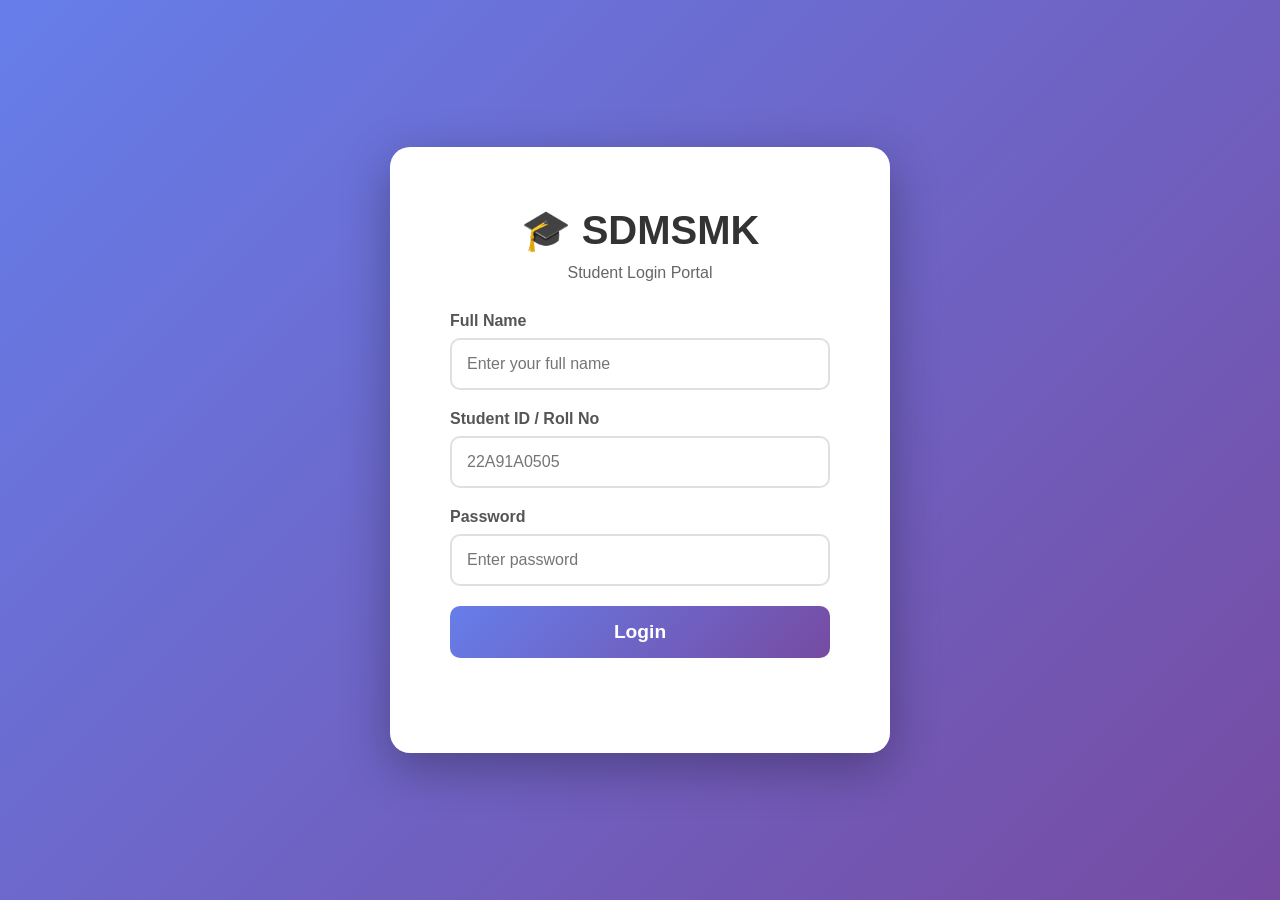
<file: index.html>
<!DOCTYPE html>
<html lang="en">
<head>
  <meta charset="UTF-8">
  <meta name="viewport" content="width=device-width, initial-scale=1.0">
  <title>SDMSMK - Student Login</title>
  <style>
    * { margin: 0; padding: 0; box-sizing: border-box; }
    body {
      font-family: 'Segoe UI', sans-serif;
      background: linear-gradient(135deg, #667eea 0%, #764ba2 100%);
      min-height: 100vh;
      display: flex;
      align-items: center;
      justify-content: center;
      padding: 20px;
    }
  .login-box {
      background: white;
      padding: 40px;
      border-radius: 20px;
      box-shadow: 0 15px 50px rgba(0,0,0,0.3);
      max-width: 450px;
      width: 100%;
    }
    h1 { text-align: center; color: #333; margin-bottom: 10px; font-size: 2rem; }
  .subtitle { text-align: center; color: #666; margin-bottom: 30px; }
  .input-group { margin-bottom: 20px; }
    label { display: block; color: #555; margin-bottom: 8px; font-weight: 600; }
    input {
      width: 100%;
      padding: 15px;
      border: 2px solid #e0e0e0;
      border-radius: 10px;
      font-size: 1rem;
      transition: all 0.3s;
    }
    input:focus {
      outline: none;
      border-color: #667eea;
      box-shadow: 0 0 0 3px rgba(102, 126, 234, 0.1);
    }
    button {
      width: 100%;
      padding: 15px;
      background: linear-gradient(135deg, #667eea, #764ba2);
      color: white;
      border: none;
      border-radius: 10px;
      font-size: 1.2rem;
      font-weight: 700;
      cursor: pointer;
      transition: all 0.3s;
    }
    button:hover {
      transform: translateY(-2px);
      box-shadow: 0 8px 20px rgba(102, 126, 234, 0.4);
    }
    #error {
      color: #f5576c;
      text-align: center;
      margin-top: 15px;
      min-height: 20px;
      font-weight: 600;
    }
    @media (min-width: 1024px) {
  .login-box { padding: 60px; max-width: 500px; }
      h1 { font-size: 2.5rem; }
    }
  </style>
</head>
<body>
  <div class="login-box">
    <h1>🎓 SDMSMK</h1>
    <p class="subtitle">Student Login Portal</p>
    
    <div class="input-group">
      <label>Full Name</label>
      <input type="text" id="studentName" placeholder="Enter your full name" required>
    </div>
    
    <div class="input-group">
      <label>Student ID / Roll No</label>
      <input type="text" id="studentId" placeholder="22A91A0505" required>
    </div>
    
    <div class="input-group">
      <label>Password</label>
      <input type="password" id="password" placeholder="Enter password" required>
    </div>
    
    <button onclick="login()">Login</button>
    <p id="error"></p>
  </div>

  <script>
    function login() {
      let name = document.getElementById('studentName').value.trim();
      let id = document.getElementById('studentId').value.trim();
      let pass = document.getElementById('password').value.trim();
      let error = document.getElementById('error');
      
      if(!name ||!id ||!pass) {
        error.innerText = '❌ Please fill all fields';
        return;
      }
      
      // FIX: Evaru login ayina vall peru save avthundi
      localStorage.setItem('studentName', name);
      localStorage.setItem('studentRoll', id);
      localStorage.setItem('studentBranch', 'CSE');
      localStorage.setItem('studentSem', '3-1');
      localStorage.setItem('studentEmail', name.toLowerCase().split(' ')[0] + '@sdmsmk.edu');
      localStorage.setItem('studentPhone', '+91 9876543210');
      localStorage.setItem('attendance', '85.5');
      
      error.innerText = '✅ Login Successful!';
      error.style.color = 'green';
      
      setTimeout(() => {
        window.location.href = 'welcome.html';
      }, 1000);
    }
    
    document.getElementById('password').addEventListener('keypress', (e) => {
      if(e.key === 'Enter') login();
    });
  </script>
</body>
</html>
</file>
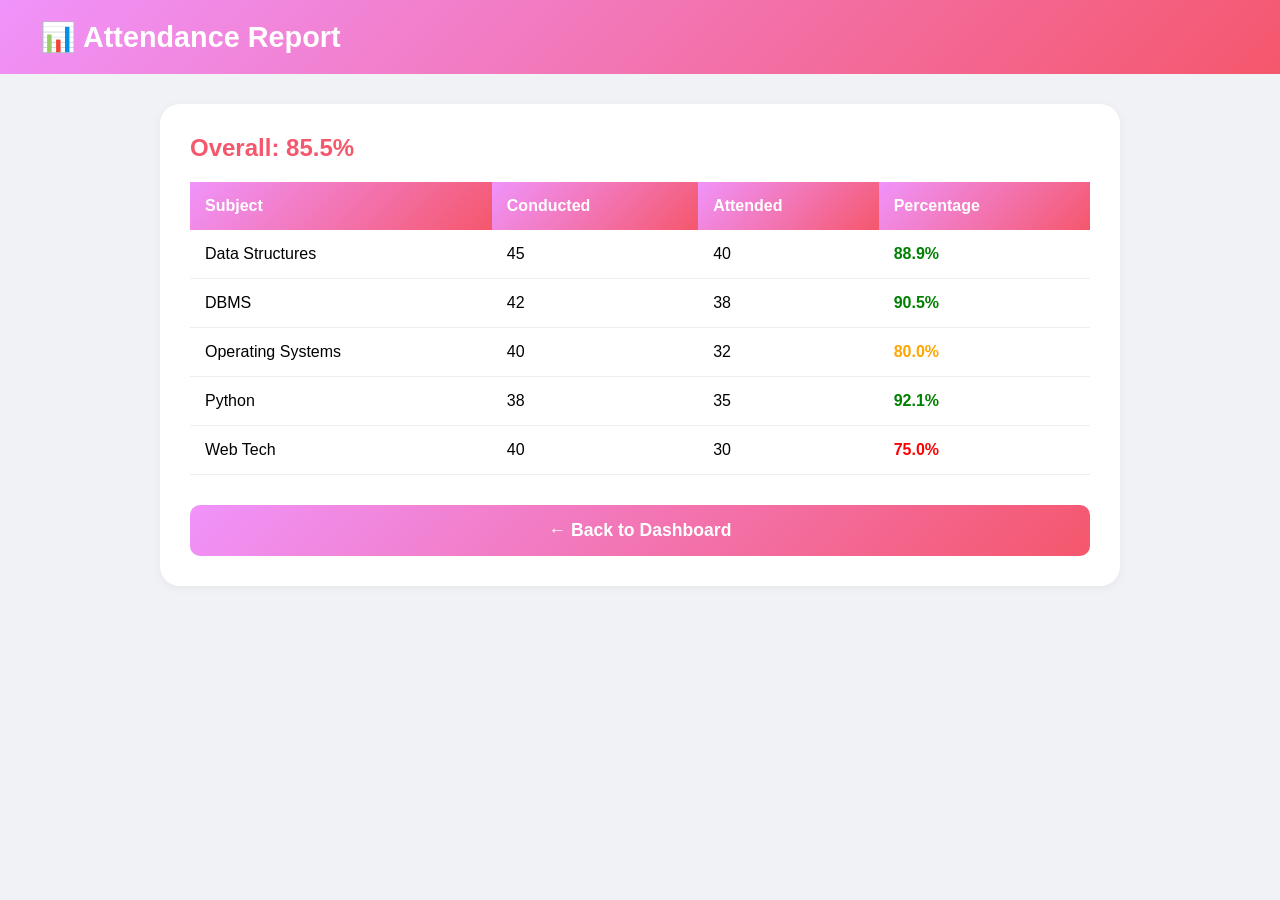
<file: attendance.html>
<!DOCTYPE html>
<html lang="en">
<head>
  <meta charset="UTF-8">
  <meta name="viewport" content="width=device-width, initial-scale=1.0">
  <title>Attendance - SDMSMK</title>
  <style>
    * { margin: 0; padding: 0; box-sizing: border-box; }
    body { font-family: 'Segoe UI', sans-serif; background: #f0f2f5; min-height: 100vh; }
   .navbar { background: linear-gradient(135deg, #f093fb 0%, #f5576c 100%); color: white; padding: 20px 40px; }
   .navbar h1 { font-size: 1.8rem; }
   .container { max-width: 1000px; margin: 30px auto; padding: 0 20px; }
   .card { background: white; padding: 30px; border-radius: 20px; box-shadow: 0 2px 10px rgba(0,0,0,0.05); }
    table { width: 100%; border-collapse: collapse; margin-top: 20px; }
    th { background: linear-gradient(135deg, #f093fb 0%, #f5576c 100%); color: white; padding: 15px; text-align: left; }
    td { padding: 15px; border-bottom: 1px solid #eee; }
   .back-btn {
      background: linear-gradient(135deg, #f093fb, #f5576c); color: white; border: none;
      padding: 15px 30px; border-radius: 10px; font-size: 1.1rem; font-weight: 600;
      cursor: pointer; margin-top: 30px; width: 100%;
    }
  </style>
</head>
<body>
  <div class="navbar"><h1>📊 Attendance Report</h1></div>
  <div class="container">
    <div class="card">
      <h2 style="color: #f5576c; margin-bottom: 20px;">Overall: <span id="totalAtt">85.5%</span></h2>
      <table>
        <tr><th>Subject</th><th>Conducted</th><th>Attended</th><th>Percentage</th></tr>
        <tr><td>Data Structures</td><td>45</td><td>40</td><td style="color: green; font-weight: 700;">88.9%</td></tr>
        <tr><td>DBMS</td><td>42</td><td>38</td><td style="color: green; font-weight: 700;">90.5%</td></tr>
        <tr><td>Operating Systems</td><td>40</td><td>32</td><td style="color: orange; font-weight: 700;">80.0%</td></tr>
        <tr><td>Python</td><td>38</td><td>35</td><td style="color: green; font-weight: 700;">92.1%</td></tr>
        <tr><td>Web Tech</td><td>40</td><td>30</td><td style="color: red; font-weight: 700;">75.0%</td></tr>
      </table>
      <button class="back-btn" onclick="location.href='dashboard.html'">← Back to Dashboard</button>
    </div>
  </div>
  <script>
    document.getElementById('totalAtt').innerText = (localStorage.getItem('attendance') || '85.5') + '%';
  </script>
</body>
                                     </html>
</file>
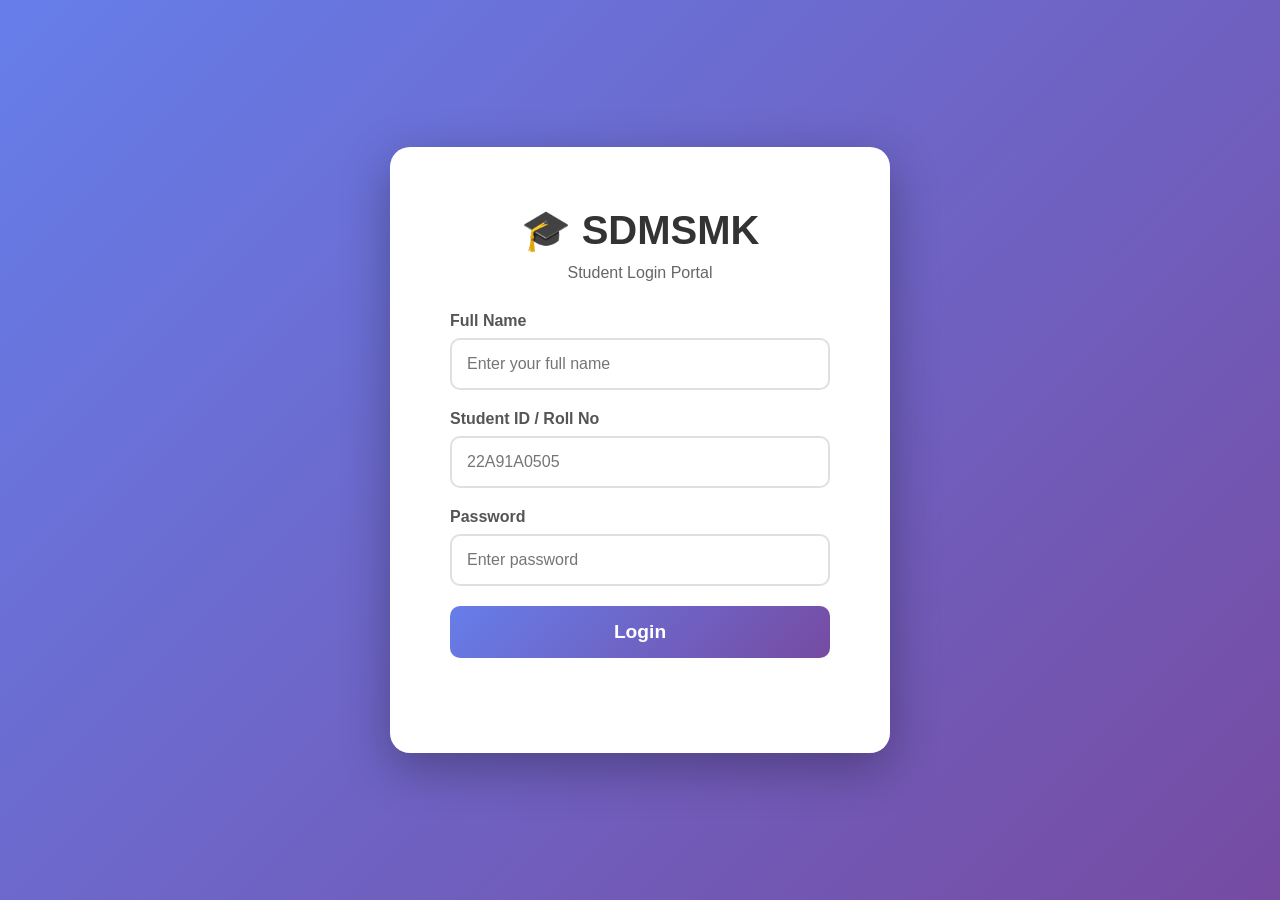
<file: dashboard.html>
<!DOCTYPE html>
<html lang="en">
<head>
  <meta charset="UTF-8">
  <meta name="viewport" content="width=device-width, initial-scale=1.0">
  <title>SDMSMK Student Portal - Dashboard</title>
  <style>
    * { margin: 0; padding: 0; box-sizing: border-box; }
    body { font-family: 'Segoe UI', sans-serif; background: #f0f2f5; min-height: 100vh; }
 .navbar {
      background: linear-gradient(135deg, #667eea 0%, #764ba2 100%);
      color: white; padding: 20px 40px; display: flex;
      justify-content: space-between; align-items: center; flex-wrap: wrap; gap: 15px;
    }
 .navbar h1 { font-size: 1.8rem; }
 .user-info { display: flex; align-items: center; gap: 15px; }
 .user-info span { font-size: 1.1rem; }
 .avatar { width: 45px; height: 45px; background: white; border-radius: 50%; display: flex; align-items: center; justify-content: center; font-size: 1.5rem; }
 .container { max-width: 1200px; margin: 30px auto; padding: 0 20px; }
 .welcome-banner {
      background: white; padding: 25px 30px; border-radius: 15px;
      box-shadow: 0 2px 10px rgba(0,0,0,0.05); margin-bottom: 30px;
    }
 .welcome-banner h2 { color: #333; font-size: 1.8rem; margin-bottom: 5px; }
 .welcome-banner p { color: #666; font-size: 1.1rem; }
 .welcome-banner strong { color: #667eea; }
 .grid { display: grid; grid-template-columns: repeat(auto-fit, minmax(280px, 1fr)); gap: 25px; }
 .card {
      background: white; padding: 30px; border-radius: 15px;
      box-shadow: 0 2px 10px rgba(0,0,0,0.05); cursor: pointer;
      transition: all 0.3s ease; position: relative; overflow: hidden;
    }
 .card:hover { transform: translateY(-5px); box-shadow: 0 8px 25px rgba(102, 126, 234, 0.15); }
 .card-icon { font-size: 3rem; margin-bottom: 15px; }
 .card h3 { color: #333; font-size: 1.4rem; margin-bottom: 10px; }
 .card p { color: #666; font-size: 1rem; margin-bottom: 15px; }
 .card-status {
      display: inline-block; padding: 8px 15px; border-radius: 20px;
      font-size: 0.9rem; font-weight: 600;
    }
 .status-success { background: #d4edda; color: #155724; }
 .status-warning { background: #fff3cd; color: #856404; }
 .status-danger { background: #f8d7da; color: #721c24; }
 .progress-bar {
      width: 100%; height: 10px; background: #e0e0e0;
      border-radius: 10px; overflow: hidden; margin-top: 10px;
    }
 .progress-fill { height: 100%; background: linear-gradient(90deg, #56ab2f, #a8e063); transition: width 0.5s ease; }
 .logout-btn {
      margin-top: 30px; padding: 15px 30px; background: #6c757d; color: white;
      border: none; border-radius: 10px; font-size: 1.1rem; font-weight: 600;
      cursor: pointer; transition: 0.3s;
    }
 .logout-btn:hover { background: #5a6268; transform: scale(1.02); }
 .time { font-size: 0.9rem; background: rgba(255,255,255,0.2); padding: 5px 12px; border-radius: 20px; }
    @media (max-width: 768px) {
 .navbar h1 { font-size: 1.4rem; }
 .welcome-banner h2 { font-size: 1.4rem; }
 .grid { grid-template-columns: 1fr; }
    }
  </style>
</head>
<body>
  <div class="navbar">
    <h1>🎓 SDMSMK Student Portal</h1>
    <div class="user-info">
      <span class="time" id="liveTime">🕐 Loading...</span>
      <span id="studentName">Hi, Student</span>
      <div class="avatar">👤</div>
    </div>
  </div>

  <div class="container">
    <div class="welcome-banner">
      <h2>Welcome back, <span id="nameBanner">Student</span>! 👋</h2>
      <p id="branchSem">Roll No: <strong id="rollNo">-</strong> | Course: <strong>B.Sc</strong> | Year: <strong>1st Year</strong></p>
    </div>

    <div class="grid">
      <div class="card" onclick="checkPage('profile.html')">
        <div class="card-icon">👤</div>
        <h3>My Profile</h3>
        <p>View and edit your personal details</p>
        <span class="card-status status-success">Active ✓</span>
      </div>

      <div class="card" onclick="checkPage('attendance.html')">
        <div class="card-icon">📊</div>
        <h3>Attendance</h3>
        <p>Track your attendance percentage</p>
        <div class="progress-bar">
          <div class="progress-fill" id="attProgress" style="width: 85.5%;"></div>
        </div>
        <span class="card-status status-success" id="attendanceStatus"><span id="attendanceVal">85.5%</span> - Good 👍</span>
      </div>

      <div class="card" onclick="checkPage('results.html')">
        <div class="card-icon">📝</div>
        <h3>Results</h3>
        <p>Check your exam results and grades</p>
  <span class="card-status status-success">Updated ✓</span>
 </div>

   <!-- Web Playground Card 💚 -->
  <div class="card" onclick="location.href='playground.html'" style="border: 2px solid #238636; cursor: pointer;">
     <div class="card-icon">💻</div>
     <h3>Web Playground</h3>
    <p>Code HTML, CSS, JS live. Black screen editor</p>    <span class="card-status status-success">New Feature ✓</span>
  </div>

 <div class="card" onclick="checkPage('payments.html')">
  <div class="card-icon">💳</div>
  </div>

  <script>
    // Live Clock
    function updateTime() {
      let now = new Date();
      let time = now.toLocaleTimeString('en-US', { hour: '2-digit', minute: '2-digit' });
      let date = now.toLocaleDateString('en-IN', { day: 'numeric', month: 'short' });
      document.getElementById('liveTime').innerText = `🕐 ${date}, ${time}`;
    }
    setInterval(updateTime, 1000);
    updateTime();
    
    // FIX: Load Dashboard Data - Profile lo marchina ventane update avthundi
    function loadDashboardData() {
      let name = localStorage.getItem('studentName') || 'Student';
      let roll = localStorage.getItem('studentRoll') || '-';
      let branch = localStorage.getItem('studentBranch') || 'B.Sc';
      let sem = localStorage.getItem('studentSem') || '1st Year';
      let attendance = parseFloat(localStorage.getItem('attendance')) || 85.5;
      
      // Top Navbar - Hi, First Name
      document.getElementById('studentName').innerText = 'Hi, ' + name.split(' ')[0];
      
      // Welcome Banner - FIX: Course, Year ani marcham
      document.getElementById('nameBanner').innerText = name;
      document.getElementById('rollNo').innerText = roll;
      document.getElementById('branchSem').innerHTML = `Roll No: <strong>${roll}</strong> | Course: <strong>${branch}</strong> | Year: <strong>${sem}</strong>`;
      
      // Attendance
      document.getElementById('attendanceVal').innerText = attendance + '%';
      document.getElementById('attProgress').style.width = attendance + '%';
      
      // Auto Status Color
      let attStatus = document.getElementById('attendanceStatus');
      let progressFill = document.getElementById('attProgress');
      if(attendance < 75) {
        attStatus.innerText = attendance + '% - Warning 🔴';
        attStatus.className = 'card-status status-danger';
        progressFill.style.background = 'linear-gradient(90deg, #ff6b6b, #ee5a6f)';
      } else if(attendance < 85) {
        attStatus.innerText = attendance + '% - Maintain Carefully 🟡';
        attStatus.className = 'card-status status-warning';
        progressFill.style.background = 'linear-gradient(90deg, #fa709a, #fee140)';
      } else {
        attStatus.innerText = attendance + '% - Good 👍';
        attStatus.className = 'card-status status-success';
        progressFill.style.background = 'linear-gradient(90deg, #56ab2f, #a8e063)';
      }
    }
    
    // Page load ayinappudu + prathi 1 second ki data refresh
    window.onload = loadDashboardData;
    setInterval(loadDashboardData, 1000); // Profile lo save chesina ventane kanipisthundi
    
    function checkPage(page) {
      fetch(page, { method: 'HEAD' })
     .then(response => {
          if (response.ok) {
            window.location.href = page;
          } else {
            alert(`⚠️ ${page} inka create cheyalevu Mangaveni!\n\nGitHub lo Add file → Create new file → ${page} ani petti code paste cheyi.`);
          }
        })
     .catch(() => {
          alert(`⚠️ ${page} file kanipinchaledu!\n\nMunupu ee file create cheyi, taruvata button work avthundi.`);
        });
    }
    
    function logout() {
      if(confirm("Are you sure you want to logout?")) {
        localStorage.clear();
        window.location.href = 'index.html';
      }
    }
    
    if(!localStorage.getItem('studentName')) {
      alert('Please login first!');
      window.location.href = 'index.html';
    }
  </script>
</body>
</html>
</file>
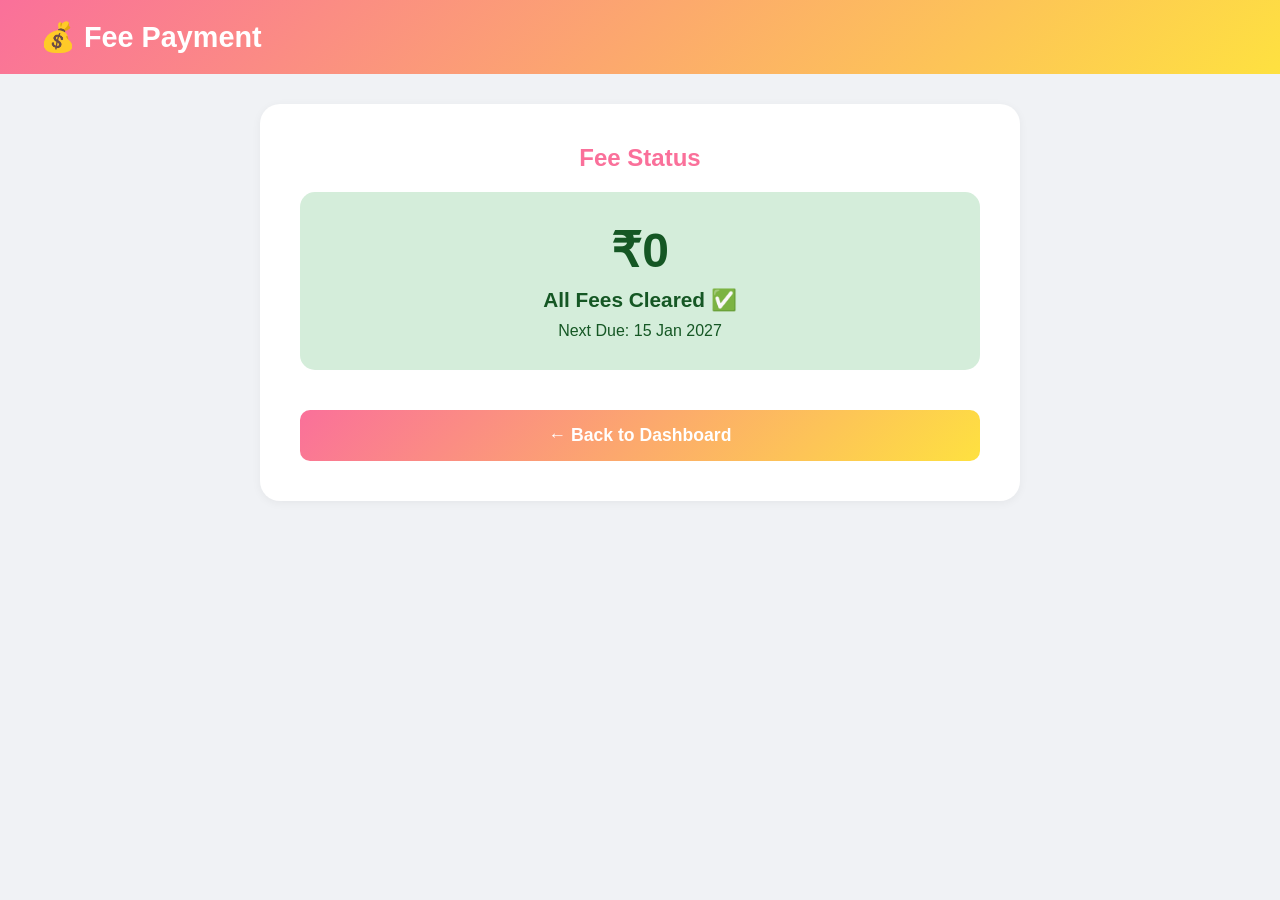
<file: fee.html>
<!DOCTYPE html>
<html lang="en">
<head>
  <meta charset="UTF-8">
  <meta name="viewport" content="width=device-width, initial-scale=1.0">
  <title>Fee Payment - SDMSMK</title>
  <style>
    * { margin: 0; padding: 0; box-sizing: border-box; }
    body { font-family: 'Segoe UI', sans-serif; background: #f0f2f5; min-height: 100vh; }
   .navbar { background: linear-gradient(135deg, #fa709a 0%, #fee140 100%); color: white; padding: 20px 40px; }
   .navbar h1 { font-size: 1.8rem; }
   .container { max-width: 800px; margin: 30px auto; padding: 0 20px; }
   .card { background: white; padding: 40px; border-radius: 20px; box-shadow: 0 2px 10px rgba(0,0,0,0.05); text-align: center; }
   .status-box { background: #d4edda; color: #155724; padding: 30px; border-radius: 15px; margin: 20px 0; }
   .status-box h2 { font-size: 3rem; margin-bottom: 10px; }
   .back-btn {
      background: linear-gradient(135deg, #fa709a, #fee140); color: white; border: none;
      padding: 15px 30px; border-radius: 10px; font-size: 1.1rem; font-weight: 600;
      cursor: pointer; margin-top: 20px; width: 100%;
    }
  </style>
</head>
<body>
  <div class="navbar"><h1>💰 Fee Payment</h1></div>
  <div class="container">
    <div class="card">
      <h2 style="color: #fa709a; margin-bottom: 20px;">Fee Status</h2>
      <div class="status-box">
        <h2>₹0</h2>
        <p style="font-size: 1.3rem; font-weight: 600;">All Fees Cleared ✅</p>
        <p style="margin-top: 10px;">Next Due: 15 Jan 2027</p>
      </div>
      <button class="back-btn" onclick="location.href='dashboard.html'">← Back to Dashboard</button>
    </div>
  </div>
</body>
</html>
</file>
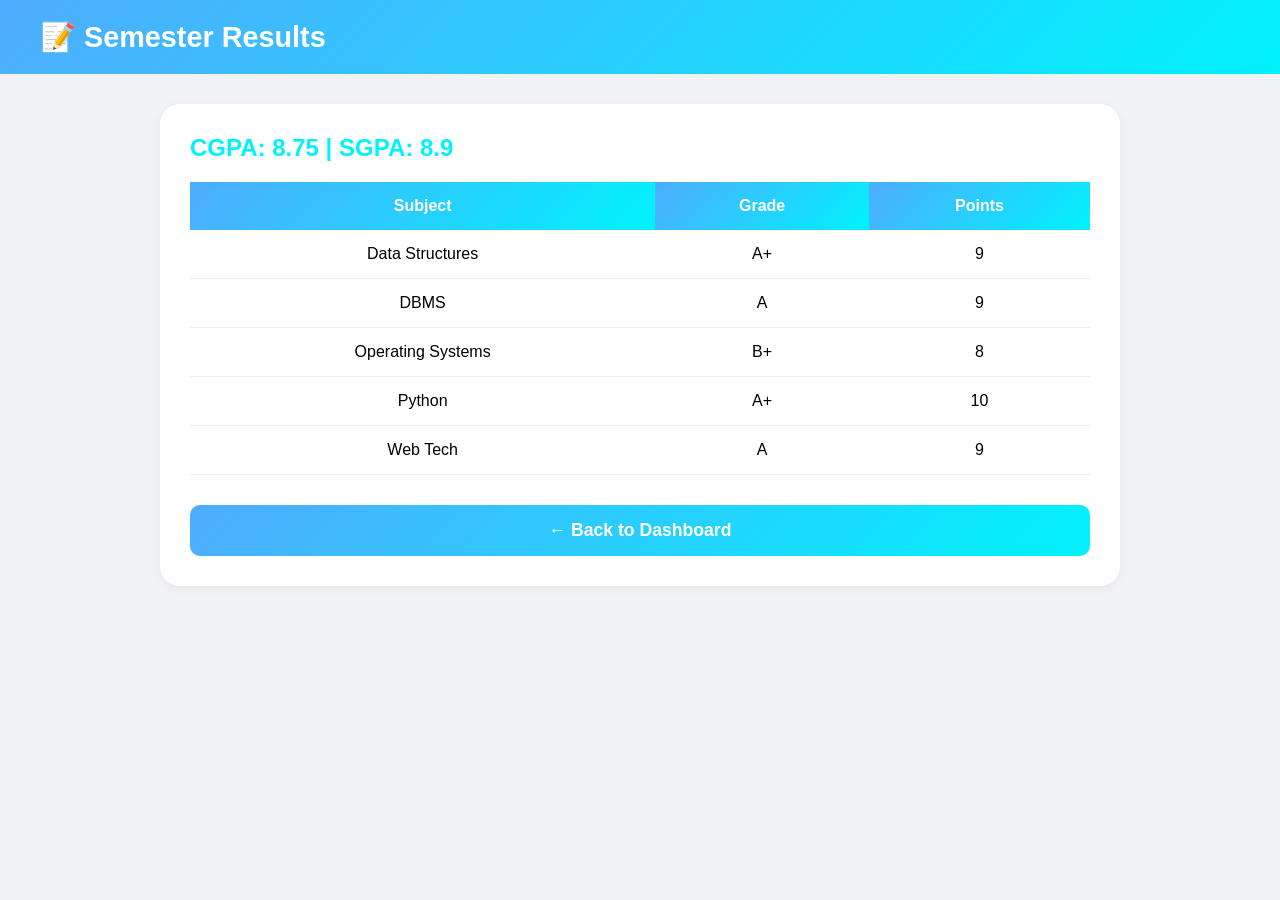
<file: marks.html>
<!DOCTYPE html>
<html lang="en">
<head>
  <meta charset="UTF-8">
  <meta name="viewport" content="width=device-width, initial-scale=1.0">
  <title>Results - SDMSMK</title>
  <style>
    * { margin: 0; padding: 0; box-sizing: border-box; }
    body { font-family: 'Segoe UI', sans-serif; background: #f0f2f5; min-height: 100vh; }
   .navbar { background: linear-gradient(135deg, #4facfe 0%, #00f2fe 100%); color: white; padding: 20px 40px; }
   .navbar h1 { font-size: 1.8rem; }
   .container { max-width: 1000px; margin: 30px auto; padding: 0 20px; }
   .card { background: white; padding: 30px; border-radius: 20px; box-shadow: 0 2px 10px rgba(0,0,0,0.05); }
    table { width: 100%; border-collapse: collapse; margin-top: 20px; }
    th { background: linear-gradient(135deg, #4facfe 0%, #00f2fe 100%); color: white; padding: 15px; }
    td { padding: 15px; border-bottom: 1px solid #eee; text-align: center; }
   .back-btn {
      background: linear-gradient(135deg, #4facfe, #00f2fe); color: white; border: none;
      padding: 15px 30px; border-radius: 10px; font-size: 1.1rem; font-weight: 600;
      cursor: pointer; margin-top: 30px; width: 100%;
    }
  </style>
</head>
<body>
  <div class="navbar"><h1>📝 Semester Results</h1></div>
  <div class="container">
    <div class="card">
      <h2 style="color: #00f2fe; margin-bottom: 20px;">CGPA: 8.75 | SGPA: 8.9</h2>
      <table>
        <tr><th>Subject</th><th>Grade</th><th>Points</th></tr>
        <tr><td>Data Structures</td><td>A+</td><td>9</td></tr>
        <tr><td>DBMS</td><td>A</td><td>9</td></tr>
        <tr><td>Operating Systems</td><td>B+</td><td>8</td></tr>
        <tr><td>Python</td><td>A+</td><td>10</td></tr>
        <tr><td>Web Tech</td><td>A</td><td>9</td></tr>
      </table>
      <button class="back-btn" onclick="location.href='dashboard.html'">← Back to Dashboard</button>
    </div>
  </div>
</body>
</html>
</file>
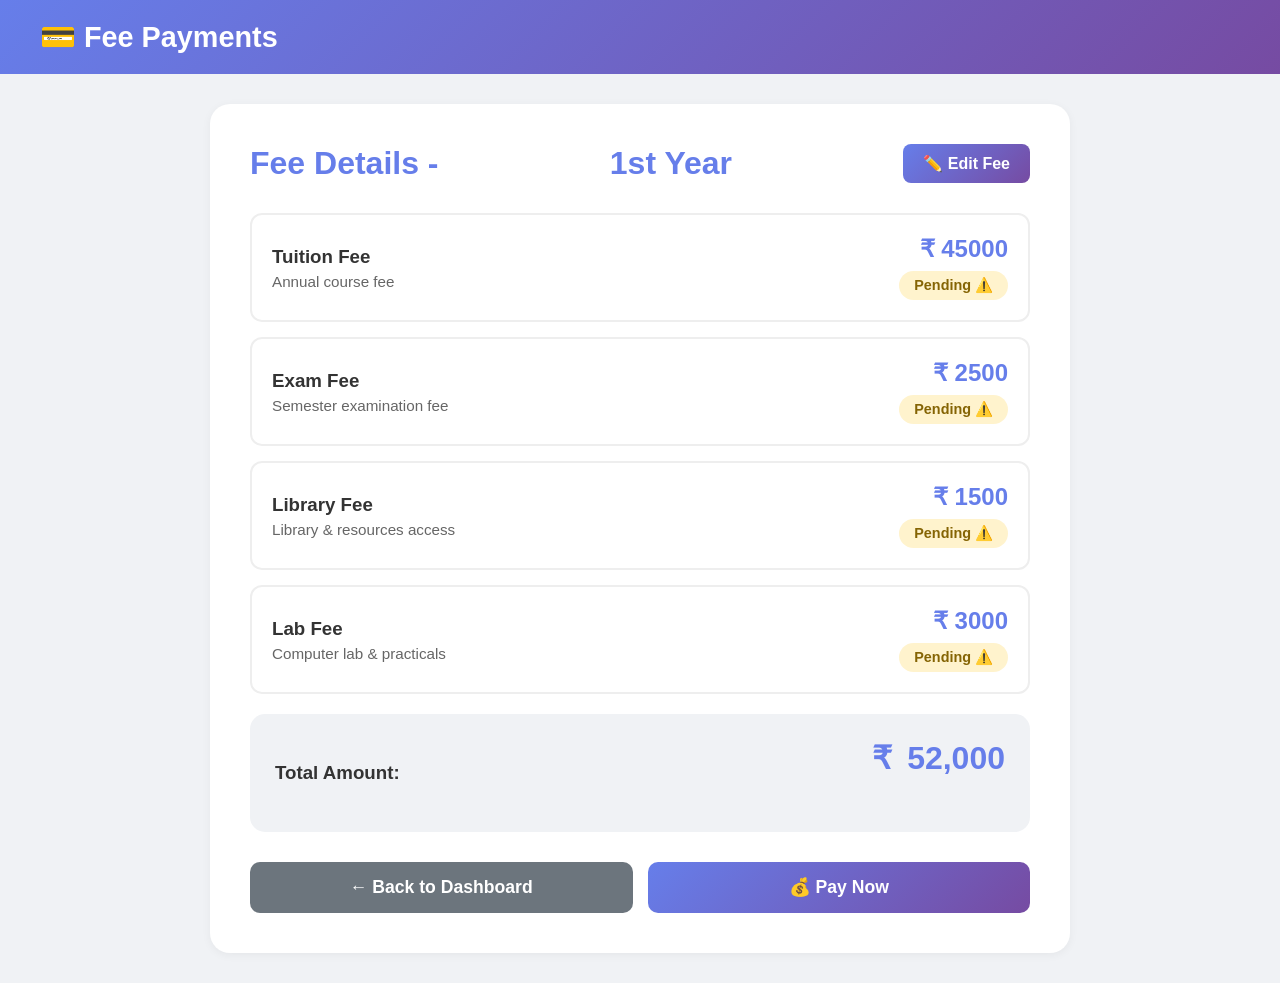
<file: payment.html>
<!DOCTYPE html>
<html lang="en">
<head>
  <meta charset="UTF-8">
  <meta name="viewport" content="width=device-width, initial-scale=1.0">
  <title>Fee Payments - SDMSMK</title>
  <style>
    * { margin: 0; padding: 0; box-sizing: border-box; }
    body { font-family: 'Segoe UI', sans-serif; background: #f0f2f5; min-height: 100vh; }
    .navbar { background: linear-gradient(135deg, #667eea 0%, #764ba2 100%); color: white; padding: 20px 40px; }
    .navbar h1 { font-size: 1.8rem; }
    .container { max-width: 900px; margin: 30px auto; padding: 0 20px; }
    .card { background: white; padding: 40px; border-radius: 20px; box-shadow: 0 2px 10px rgba(0,0,0,0.05); }
    .card h2 { color: #667eea; margin-bottom: 30px; font-size: 2rem; display: flex; justify-content: space-between; align-items: center; flex-wrap: wrap; gap: 15px; }
    .edit-btn {
      background: linear-gradient(135deg, #667eea, #764ba2); color: white; border: none;
      padding: 10px 20px; border-radius: 8px; font-size: 1rem; font-weight: 600; cursor: pointer;
    }
    .fee-row {
      display: flex; justify-content: space-between; padding: 20px; 
      border: 2px solid #eee; border-radius: 12px; margin-bottom: 15px; align-items: center; gap: 15px;
    }
    .fee-info h3 { color: #333; margin-bottom: 5px; }
    .fee-info p { color: #666; font-size: 0.95rem; }
    .fee-amount { text-align: right; }
    .fee-amount h3 { color: #667eea; font-size: 1.5rem; }
    .fee-amount input {
      padding: 8px; border: 2px solid #667eea; border-radius: 6px;
      font-size: 1.2rem; width: 120px; text-align: right; display: none;
    }
    .status-badge {
      padding: 6px 15px; border-radius: 20px; font-size: 0.9rem; font-weight: 600;
      display: inline-block; margin-top: 8px;
    }
    .paid { background: #d4edda; color: #155724; }
    .pending { background: #fff3cd; color: #856404; }
    .btn-group { display: flex; gap: 15px; margin-top: 30px; flex-wrap: wrap; }
    .back-btn,.save-btn,.pay-btn {
      flex: 1; min-width: 200px; padding: 15px 30px; border-radius: 10px; font-size: 1.1rem;
      font-weight: 600; cursor: pointer; border: none;
    }
    .back-btn { background: #6c757d; color: white; }
    .save-btn { background: linear-gradient(135deg, #56ab2f, #a8e063); color: white; display: none; }
    .pay-btn { background: linear-gradient(135deg, #667eea, #764ba2); color: white; }
    .success-msg {
      background: #d4edda; color: #155724; padding: 15px; border-radius: 10px;
      text-align: center; margin-bottom: 20px; display: none; font-weight: 600;
    }
    .total-box {
      background: #f0f2f5; padding: 25px; border-radius: 15px; margin-top: 20px;
      display: flex; justify-content: space-between; align-items: center;
    }
    .total-box h3 { color: #333; }
    .total-box h2 { color: #667eea; font-size: 2rem; }
  </style>
</head>
<body>
  <div class="navbar"><h1>💳 Fee Payments</h1></div>
  <div class="container">
    <div class="card">
      <div class="success-msg" id="successMsg">✅ Payment Details Updated!</div>
      <h2>
        Fee Details - <span id="yearText">1st Year</span>
        <button class="edit-btn" onclick="toggleEdit()" id="editBtn">✏️ Edit Fee</button>
      </h2>
      
      <div id="feeList"></div>
      
      <div class="total-box">
        <h3>Total Amount:</h3>
        <h2>₹ <span id="totalFee">0</span></h2>
      </div>
      
      <div class="btn-group">
        <button class="back-btn" onclick="location.href='dashboard.html'">← Back to Dashboard</button>
        <button class="pay-btn" onclick="payNow()">💰 Pay Now</button>
        <button class="save-btn" onclick="saveFees()" id="saveBtn">💾 Save Changes</button>
      </div>
    </div>
  </div>

  <script>
    let isEditing = false;
    let fees = [
      { name: 'Tuition Fee', desc: 'Annual course fee', default: 45000, key: 'tuition' },
      { name: 'Exam Fee', desc: 'Semester examination fee', default: 2500, key: 'exam' },
      { name: 'Library Fee', desc: 'Library & resources access', default: 1500, key: 'library' },
      { name: 'Lab Fee', desc: 'Computer lab & practicals', default: 3000, key: 'lab' }
    ];
    
    function loadFees() {
      document.getElementById('yearText').innerText = localStorage.getItem('studentSem') || '1st Year';
      let feeList = document.getElementById('feeList');
      feeList.innerHTML = '';
      let total = 0;
      
      fees.forEach((fee, i) => {
        let amount = parseInt(localStorage.getItem('fee_' + fee.key) || fee.default);
        let paid = localStorage.getItem('fee_paid_' + fee.key) === 'true';
        total += amount;
        
        feeList.innerHTML += `
          <div class="fee-row">
            <div class="fee-info">
              <h3>${fee.name}</h3>
              <p>${fee.desc}</p>
            </div>
            <div class="fee-amount">
              <h3 id="a${i}">₹ ${amount}</h3>
              <input type="number" id="e${i}" value="${amount}" min="0">
              <span class="status-badge ${paid ? 'paid' : 'pending'}" id="s${i}">
                ${paid ? 'Paid ✓' : 'Pending ⚠️'}
              </span>
            </div>
          </div>
        `;
      });
      
      document.getElementById('totalFee').innerText = total.toLocaleString('en-IN');
    }
    
    function toggleEdit() {
      isEditing = !isEditing;
      
      if(isEditing) {
        document.getElementById('editBtn').innerText = '❌ Cancel';
        document.getElementById('saveBtn').style.display = 'block';
        document.querySelector('.pay-btn').style.display = 'none';
        
        fees.forEach((fee, i) => {
          document.getElementById('a' + i).style.display = 'none';
          document.getElementById('e' + i).style.display = 'block';
        });
      } else {
        document.getElementById('editBtn').innerText = '✏️ Edit Fee';
        document.getElementById('saveBtn').style.display = 'none';
        document.querySelector('.pay-btn').style.display = 'block';
        
        fees.forEach((fee, i) => {
          document.getElementById('a' + i).style.display = 'block';
          document.getElementById('e' + i).style.display = 'none';
        });
      }
    }
    
    function saveFees() {
      fees.forEach((fee, i) => {
        let amount = document.getElementById('e' + i).value;
        localStorage.setItem('fee_' + fee.key, amount);
      });
      
      loadFees();
      toggleEdit();
      
      let msg = document.getElementById('successMsg');
      msg.style.display = 'block';
      setTimeout(() => { msg.style.display = 'none'; }, 3000);
    }
    
    function payNow() {
      if(confirm('Do you want to mark all fees as PAID?')) {
        fees.forEach(fee => {
          localStorage.setItem('fee_paid_' + fee.key, 'true');
        });
        loadFees();
        alert('✅ Payment Successful! All fees marked as Paid.');
      }
    }
    
    window.onload = loadFees;
  </script>
</body>
</html>
</file>
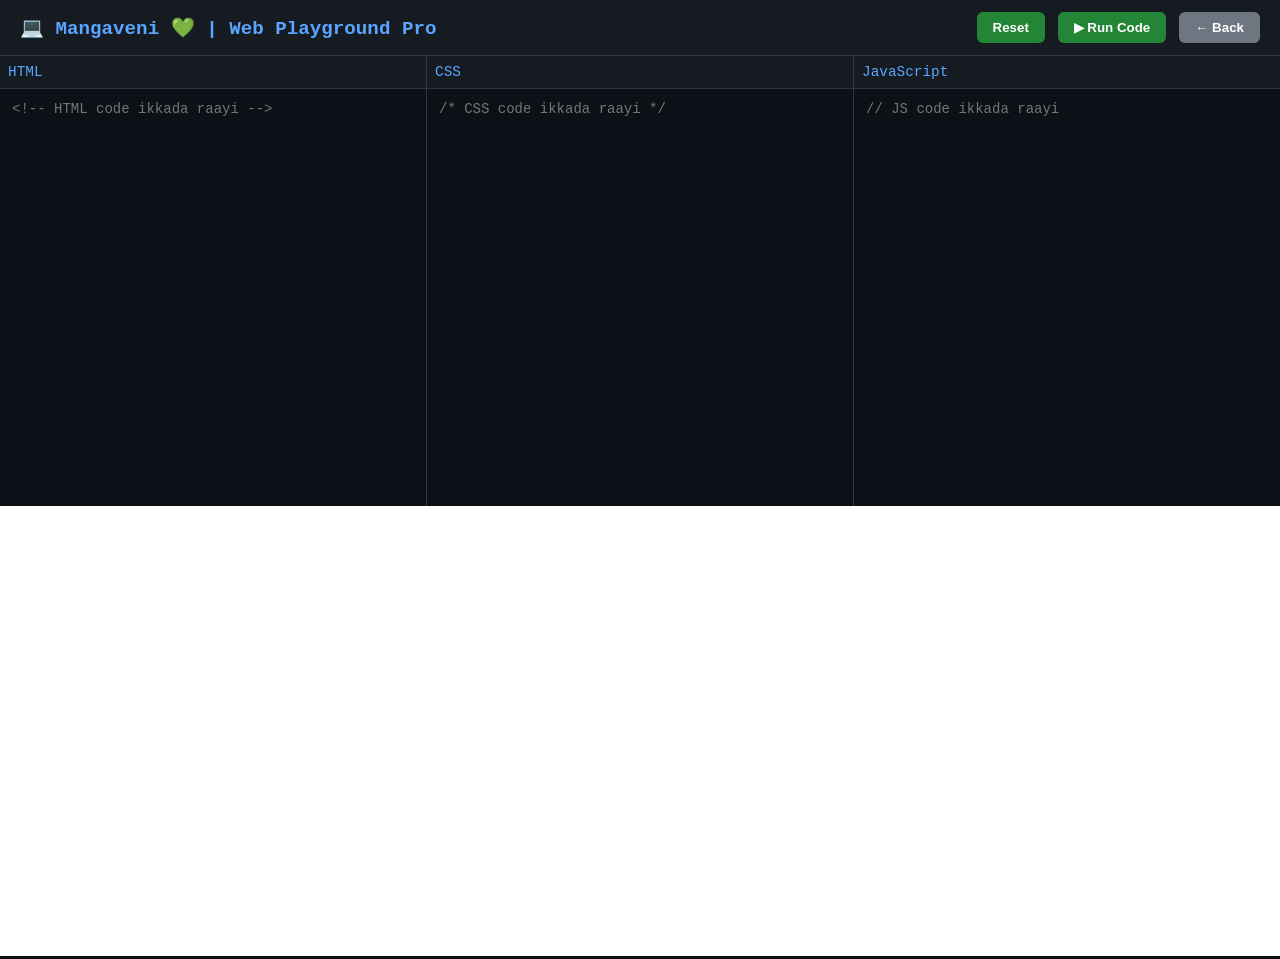
<file: playground.html>
<!DOCTYPE html>
<html lang="en">
<head>
  <meta charset="UTF-8">
  <meta name="viewport" content="width=device-width, initial-scale=1.0">
  <title>Web Playground Pro</title>
  <style>
    * { margin: 0; padding: 0; box-sizing: border-box; }
    body { font-family: monospace; background: #0d1117; color: #c9d1d9; }
    .header { background: #161b22; padding: 12px 20px; border-bottom: 1px solid #30363d; display: flex; justify-content: space-between; align-items: center; }
    .header h1 { font-size: 1.2rem; color: #58a6ff; }
    .btn { background: #238636; color: white; border: none; padding: 8px 16px; border-radius: 6px; cursor: pointer; font-weight: 600; margin-left: 5px; }
    .btn:hover { background: #2ea043; }
    .editor-container { display: grid; grid-template-columns: 1fr 1fr 1fr; gap: 1px; background: #30363d; height: 50vh; }
    .editor-box { background: #0d1117; display: flex; flex-direction: column; }
    .editor-label { background: #161b22; padding: 8px; font-size: 0.9rem; color: #58a6ff; border-bottom: 1px solid #30363d; }
    textarea { flex: 1; background: #0d1117; color: #c9d1d9; border: none; padding: 12px; font-family: monospace; font-size: 14px; resize: none; outline: none; }
    .output-container { height: 50vh; background: white; }
    iframe { width: 100%; height: 100%; border: none; }
    @media (max-width: 768px) { .editor-container { grid-template-columns: 1fr; height: auto; } .editor-box { height: 200px; } }
  </style>
</head>
<body>
  <div class="header">
    <h1>💻 Mangaveni 💚 | Web Playground Pro</h1>
    <div>
      <button class="btn" onclick="resetCode()">Reset</button>
      <button class="btn" onclick="runCode()">▶ Run Code</button>
      <button class="btn" onclick="location.href='dashboard.html'" style="background: #6e7681;">← Back</button>
    </div>
  </div>

  <div class="editor-container">
    <div class="editor-box">
      <div class="editor-label">HTML</div>
      <textarea id="html" placeholder="<!-- HTML code ikkada raayi -->"></textarea>
    </div>
    <div class="editor-box">
      <div class="editor-label">CSS</div>
      <textarea id="css" placeholder="/* CSS code ikkada raayi */"></textarea>
    </div>
    <div class="editor-box">
      <div class="editor-label">JavaScript</div>
      <textarea id="js" placeholder="// JS code ikkada raayi"></textarea>
    </div>
  </div>

  <div class="output-container">
    <iframe id="output"></iframe>
  </div>

  <script>
    function runCode() {
      const html = document.getElementById('html').value;
      const css = document.getElementById('css').value;
      const js = document.getElementById('js').value;
      const output = document.getElementById('output');
      output.srcdoc = `<!DOCTYPE html><html><head><style>${css}</style></head><body>${html}<script>${js}<\/script></body></html>`;
    }

    function resetCode() {
      document.getElementById('html').value = '';
      document.getElementById('css').value = '';
      document.getElementById('js').value = '';
      document.getElementById('output').srcdoc = '';
    }

    // Page load ayinappudu khali ga start avvali
    window.onload = function() {
      resetCode();
    };
  </script>
</body>
</html>
</file>
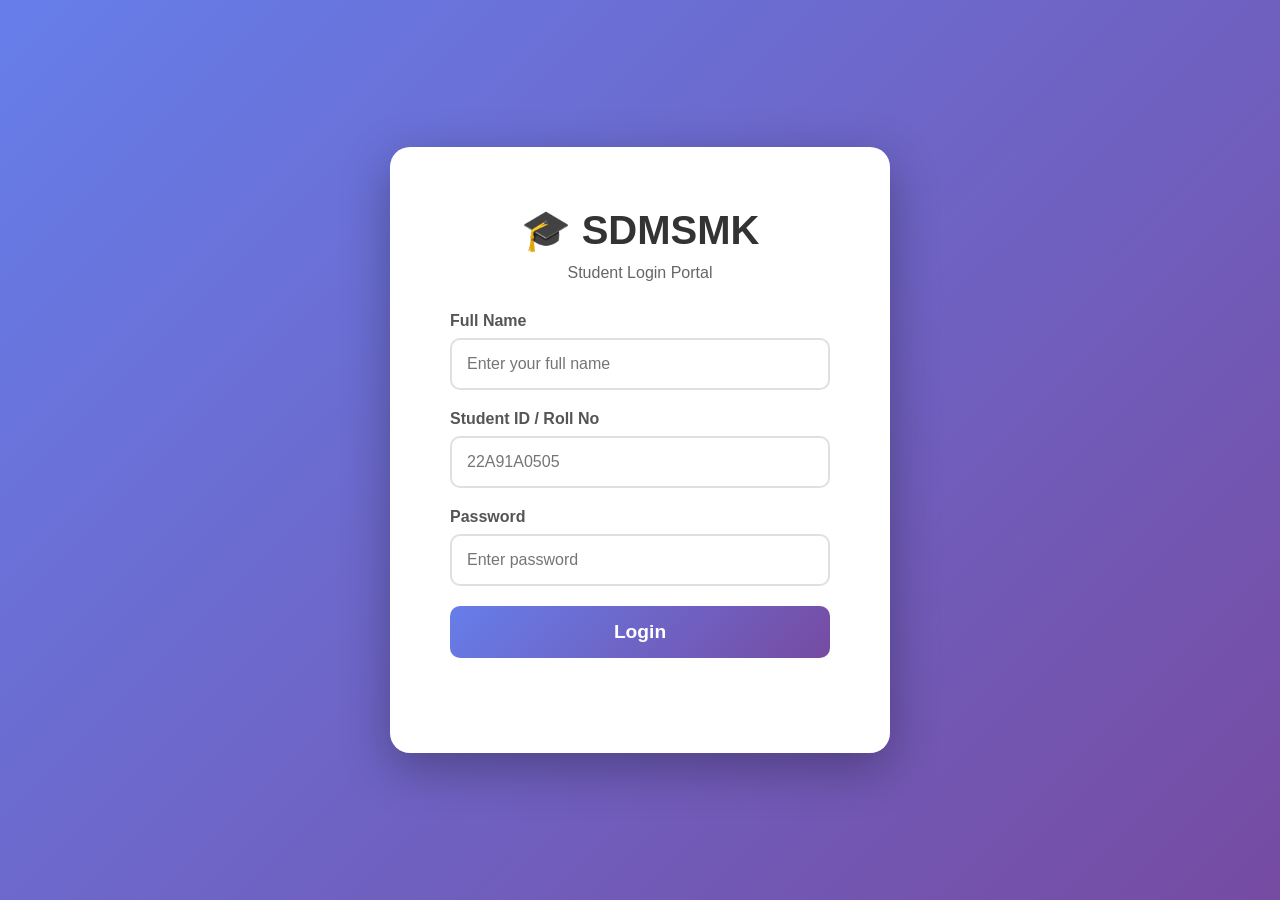
<file: profile.html>
<!DOCTYPE html>
<html lang="en">
<head>
  <meta charset="UTF-8">
  <meta name="viewport" content="width=device-width, initial-scale=1.0">
  <title>My Profile - SDMSMK</title>
  <style>
    * { margin: 0; padding: 0; box-sizing: border-box; }
    body { font-family: 'Segoe UI', sans-serif; background: #f0f2f5; min-height: 100vh; }
    .navbar { background: linear-gradient(135deg, #667eea 0%, #764ba2 100%); color: white; padding: 20px 40px; }
    .navbar h1 { font-size: 1.8rem; }
    .container { max-width: 800px; margin: 30px auto; padding: 0 20px; }
    .card { background: white; padding: 40px; border-radius: 20px; box-shadow: 0 2px 10px rgba(0,0,0,0.05); }
    .card h2 { color: #667eea; margin-bottom: 30px; font-size: 2rem; display: flex; justify-content: space-between; align-items: center; flex-wrap: wrap; gap: 15px; }
    .edit-btn {
      background: linear-gradient(135deg, #667eea, #764ba2); color: white; border: none;
      padding: 10px 20px; border-radius: 8px; font-size: 1rem; font-weight: 600;
      cursor: pointer; transition: 0.3s;
    }
    .edit-btn:hover { transform: scale(1.05); }
    .info-row { display: flex; justify-content: space-between; padding: 15px 0; border-bottom: 1px solid #eee; align-items: center; gap: 15px; }
    .info-row span:first-child { font-weight: 600; color: #555; min-width: 100px; }
    .info-row span:last-child,.info-row input,.info-row select { color: #333; flex: 1; text-align: right; }
    .info-row input,.info-row select {
      border: 2px solid #667eea; padding: 8px 12px; border-radius: 8px;
      font-size: 1rem; text-align: right; display: none;
    }
    .btn-group { display: flex; gap: 15px; margin-top: 30px; flex-wrap: wrap; }
    .back-btn,.save-btn {
      flex: 1; min-width: 200px; padding: 15px 30px; border-radius: 10px; font-size: 1.1rem;
      font-weight: 600; cursor: pointer; border: none; transition: 0.3s;
    }
    .back-btn { background: #6c757d; color: white; }
    .save-btn {
      background: linear-gradient(135deg, #56ab2f, #a8e063); color: white;
      display: none;
    }
    .back-btn:hover,.save-btn:hover { transform: translateY(-2px); box-shadow: 0 5px 15px rgba(0,0,0,0.2); }
    .success-msg {
      background: #d4edda; color: #155724; padding: 15px; border-radius: 10px;
      text-align: center; margin-bottom: 20px; display: none; font-weight: 600;
    }
  </style>
</head>
<body>
  <div class="navbar"><h1>👤 My Profile</h1></div>
  <div class="container">
    <div class="card">
      <div class="success-msg" id="successMsg">✅ Profile Updated Successfully!</div>
      <h2>
        Student Details
        <button class="edit-btn" onclick="toggleEdit()" id="editBtn">✏️ Edit Profile</button>
      </h2>
      
      <div class="info-row">
        <span>Name:</span>
        <span id="pName">-</span>
        <input type="text" id="eName">
      </div>
      <div class="info-row">
        <span>Roll No:</span>
        <span id="pRoll">-</span>
        <input type="text" id="eRoll">
      </div>
      <div class="info-row">
        <span>Course:</span>
        <span id="pBranch">B.Sc</span>
        <select id="eBranch">
          <option value="B.Sc">B.Sc - Bachelor of Science</option>
          <option value="B.Com">B.Com - Bachelor of Commerce</option>
          <option value="B.A">B.A - Bachelor of Arts</option>
          <option value="BBA">BBA - Bachelor of Business Admin</option>
          <option value="BCA">BCA - Bachelor of Computer Apps</option>
        </select>
      </div>
      <div class="info-row">
        <span>Year:</span>
        <span id="pSem">1st Year</span>
        <select id="eSem">
          <option value="1st Year">1st Year</option>
          <option value="2nd Year">2nd Year</option>
          <option value="3rd Year">3rd Year</option>
        </select>
      </div>
      <div class="info-row">
        <span>Email:</span>
        <span id="pEmail">-</span>
        <input type="email" id="eEmail">
      </div>
      <div class="info-row">
        <span>Phone:</span>
        <span id="pPhone">-</span>
        <input type="tel" id="ePhone" placeholder="+91 9876543210">
      </div>
      
      <div class="btn-group">
        <button class="back-btn" onclick="location.href='dashboard.html'">← Back to Dashboard</button>
        <button class="save-btn" onclick="saveProfile()" id="saveBtn">💾 Save Changes</button>
      </div>
    </div>
  </div>

  <script>
    let isEditing = false;
    
    // FIX 1: Login check - data lekapothe login ki pampinchu
    if(!localStorage.getItem('studentName')) {
      alert('Please login first!');
      window.location.href = 'index.html';
    }
    
    function loadProfile() {
      document.getElementById('pName').innerText = localStorage.getItem('studentName') || '-';
      document.getElementById('pRoll').innerText = localStorage.getItem('studentRoll') || '-';
      document.getElementById('pBranch').innerText = localStorage.getItem('studentBranch') || 'B.Sc';
      document.getElementById('pSem').innerText = localStorage.getItem('studentSem') || '1st Year';
      document.getElementById('pEmail').innerText = localStorage.getItem('studentEmail') || '-';
      document.getElementById('pPhone').innerText = localStorage.getItem('studentPhone') || '-';
    }
    
    // FIX 2: toggleEdit function - idi work avakapothe button panicheyadu
    function toggleEdit() {
      isEditing = !isEditing;
      const fields = ['Name', 'Roll', 'Branch', 'Sem', 'Email', 'Phone'];
      
      if(isEditing) {
        document.getElementById('editBtn').innerText = '❌ Cancel';
        document.getElementById('saveBtn').style.display = 'block';
        
        fields.forEach(f => {
          document.getElementById('p' + f).style.display = 'none';
          document.getElementById('e' + f).style.display = 'block';
          document.getElementById('e' + f).value = localStorage.getItem('student' + f) || '';
        });
      } else {
        document.getElementById('editBtn').innerText = '✏️ Edit Profile';
        document.getElementById('saveBtn').style.display = 'none';
        
        fields.forEach(f => {
          document.getElementById('p' + f).style.display = 'block';
          document.getElementById('e' + f).style.display = 'none';
        });
      }
    }
    
    function saveProfile() {
      localStorage.setItem('studentName', document.getElementById('eName').value);
      localStorage.setItem('studentRoll', document.getElementById('eRoll').value);
      localStorage.setItem('studentBranch', document.getElementById('eBranch').value);
      localStorage.setItem('studentSem', document.getElementById('eSem').value);
      localStorage.setItem('studentEmail', document.getElementById('eEmail').value);
      localStorage.setItem('studentPhone', document.getElementById('ePhone').value);
      
      loadProfile();
      toggleEdit();
      
      let msg = document.getElementById('successMsg');
      msg.style.display = 'block';
      setTimeout(() => { msg.style.display = 'none'; }, 3000);
    }
    
    window.onload = loadProfile;
  </script>
</body>
</html>
</file>
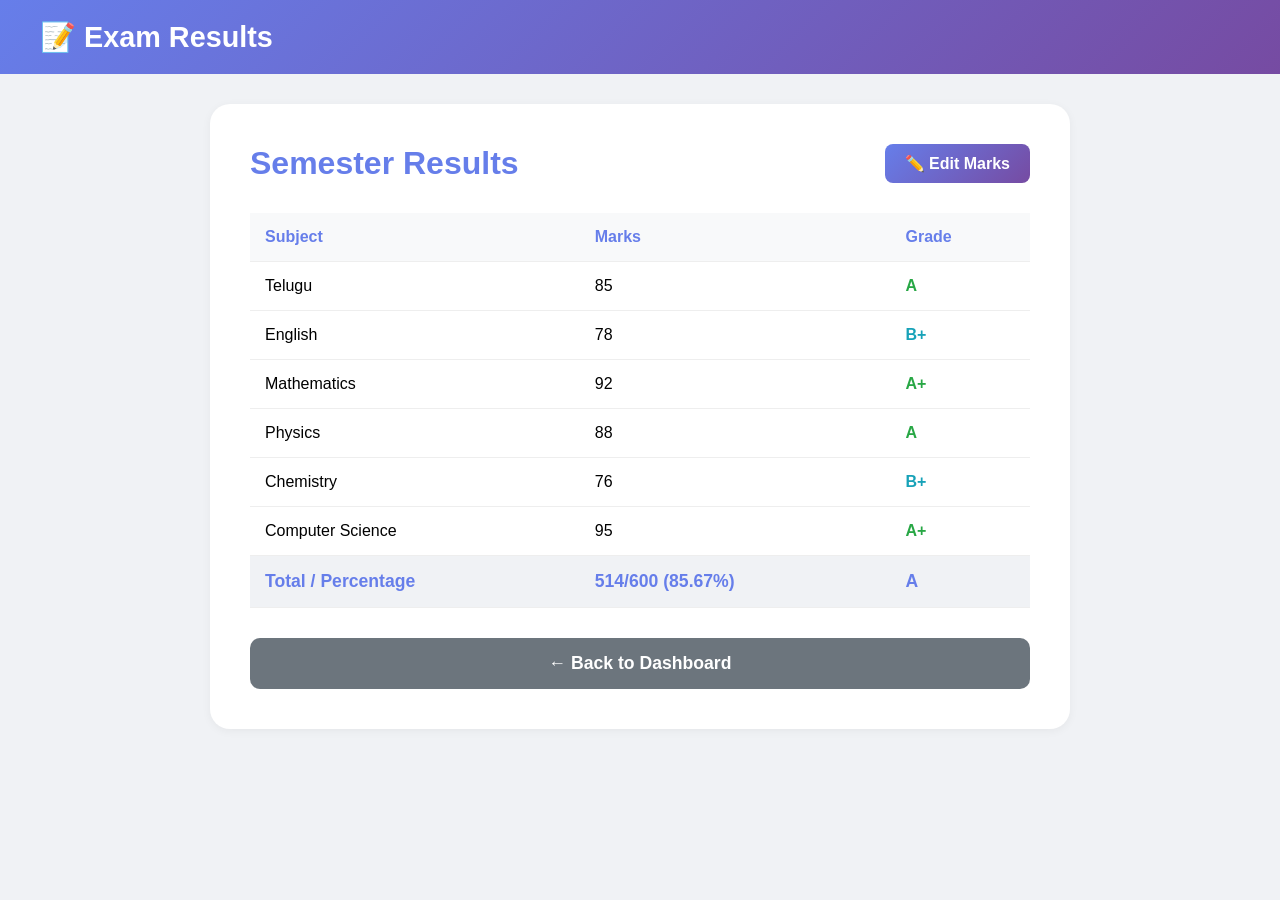
<file: result.html>
<!DOCTYPE html>
<html lang="en">
<head>
  <meta charset="UTF-8">
  <meta name="viewport" content="width=device-width, initial-scale=1.0">
  <title>Results - SDMSMK</title>
  <style>
    * { margin: 0; padding: 0; box-sizing: border-box; }
    body { font-family: 'Segoe UI', sans-serif; background: #f0f2f5; min-height: 100vh; }
    .navbar { background: linear-gradient(135deg, #667eea 0%, #764ba2 100%); color: white; padding: 20px 40px; }
    .navbar h1 { font-size: 1.8rem; }
    .container { max-width: 900px; margin: 30px auto; padding: 0 20px; }
    .card { background: white; padding: 40px; border-radius: 20px; box-shadow: 0 2px 10px rgba(0,0,0,0.05); }
    .card h2 { color: #667eea; margin-bottom: 30px; font-size: 2rem; display: flex; justify-content: space-between; align-items: center; flex-wrap: wrap; gap: 15px; }
    .edit-btn {
      background: linear-gradient(135deg, #667eea, #764ba2); color: white; border: none;
      padding: 10px 20px; border-radius: 8px; font-size: 1rem; font-weight: 600; cursor: pointer;
    }
    .edit-btn:hover { transform: scale(1.05); }
    table { width: 100%; border-collapse: collapse; margin-bottom: 20px; }
    th, td { padding: 15px; text-align: left; border-bottom: 1px solid #eee; }
    th { background: #f8f9fa; color: #667eea; font-weight: 700; }
    td input {
      width: 100%; padding: 8px; border: 2px solid #667eea; border-radius: 6px;
      font-size: 1rem; text-align: center; display: none;
    }
    .total-row { background: #f0f2f5; font-weight: 700; font-size: 1.1rem; }
    .total-row td { color: #667eea; }
    .btn-group { display: flex; gap: 15px; margin-top: 30px; flex-wrap: wrap; }
    .back-btn,.save-btn {
      flex: 1; min-width: 200px; padding: 15px 30px; border-radius: 10px; font-size: 1.1rem;
      font-weight: 600; cursor: pointer; border: none;
    }
    .back-btn { background: #6c757d; color: white; }
    .save-btn { background: linear-gradient(135deg, #56ab2f, #a8e063); color: white; display: none; }
    .success-msg {
      background: #d4edda; color: #155724; padding: 15px; border-radius: 10px;
      text-align: center; margin-bottom: 20px; display: none; font-weight: 600;
    }
    .grade-a { color: #28a745; font-weight: 700; }
    .grade-b { color: #17a2b8; font-weight: 700; }
    .grade-c { color: #ffc107; font-weight: 700; }
  </style>
</head>
<body>
  <div class="navbar"><h1>📝 Exam Results</h1></div>
  <div class="container">
    <div class="card">
      <div class="success-msg" id="successMsg">✅ Results Updated Successfully!</div>
      <h2>
        Semester Results
        <button class="edit-btn" onclick="toggleEdit()" id="editBtn">✏️ Edit Marks</button>
      </h2>
      
      <table>
        <thead>
          <tr>
            <th>Subject</th>
            <th>Marks</th>
            <th>Grade</th>
          </tr>
        </thead>
        <tbody id="resultsBody">
          <!-- Dynamic ga vastayi -->
        </tbody>
        <tfoot>
          <tr class="total-row">
            <td>Total / Percentage</td>
            <td id="totalMarks">-</td>
            <td id="totalGrade">-</td>
          </tr>
        </tfoot>
      </table>
      
      <div class="btn-group">
        <button class="back-btn" onclick="location.href='dashboard.html'">← Back to Dashboard</button>
        <button class="save-btn" onclick="saveResults()" id="saveBtn">💾 Save Results</button>
      </div>
    </div>
  </div>

  <script>
    let isEditing = false;
    let subjects = ['Telugu', 'English', 'Mathematics', 'Physics', 'Chemistry', 'Computer Science'];
    
    function loadResults() {
      let tbody = document.getElementById('resultsBody');
      tbody.innerHTML = '';
      let total = 0;
      
      subjects.forEach((sub, i) => {
        let marks = localStorage.getItem('marks_' + i) || '0';
        total += parseInt(marks);
        let grade = getGrade(parseInt(marks));
        
        tbody.innerHTML += `
          <tr>
            <td>${sub}</td>
            <td>
              <span id="m${i}">${marks}</span>
              <input type="number" id="e${i}" min="0" max="100" value="${marks}">
            </td>
            <td id="g${i}" class="${grade.class}">${grade.text}</td>
          </tr>
        `;
      });
      
      let percent = (total / (subjects.length * 100) * 100).toFixed(2);
      document.getElementById('totalMarks').innerText = `${total}/${subjects.length * 100} (${percent}%)`;
      document.getElementById('totalGrade').innerText = getGrade(percent).text;
      document.getElementById('totalGrade').className = getGrade(percent).class;
    }
    
    function getGrade(marks) {
      if(marks >= 90) return {text: 'A+', class: 'grade-a'};
      if(marks >= 80) return {text: 'A', class: 'grade-a'};
      if(marks >= 70) return {text: 'B+', class: 'grade-b'};
      if(marks >= 60) return {text: 'B', class: 'grade-b'};
      if(marks >= 50) return {text: 'C', class: 'grade-c'};
      return {text: 'F', class: 'grade-c'};
    }
    
    function toggleEdit() {
      isEditing = !isEditing;
      
      if(isEditing) {
        document.getElementById('editBtn').innerText = '❌ Cancel';
        document.getElementById('saveBtn').style.display = 'block';
        
        subjects.forEach((sub, i) => {
          document.getElementById('m' + i).style.display = 'none';
          document.getElementById('e' + i).style.display = 'block';
        });
      } else {
        document.getElementById('editBtn').innerText = '✏️ Edit Marks';
        document.getElementById('saveBtn').style.display = 'none';
        
        subjects.forEach((sub, i) => {
          document.getElementById('m' + i).style.display = 'block';
          document.getElementById('e' + i).style.display = 'none';
        });
      }
    }
    
    function saveResults() {
      subjects.forEach((sub, i) => {
        let marks = document.getElementById('e' + i).value;
        localStorage.setItem('marks_' + i, marks);
      });
      
      loadResults();
      toggleEdit();
      
      let msg = document.getElementById('successMsg');
      msg.style.display = 'block';
      setTimeout(() => { msg.style.display = 'none'; }, 3000);
    }
    
    // Default marks set cheyi - first time kosam
    if(!localStorage.getItem('marks_0')) {
      localStorage.setItem('marks_0', '85');
      localStorage.setItem('marks_1', '78');
      localStorage.setItem('marks_2', '92');
      localStorage.setItem('marks_3', '88');
      localStorage.setItem('marks_4', '76');
      localStorage.setItem('marks_5', '95');
    }
    
    window.onload = loadResults;
  </script>
</body>
</html>
</file>
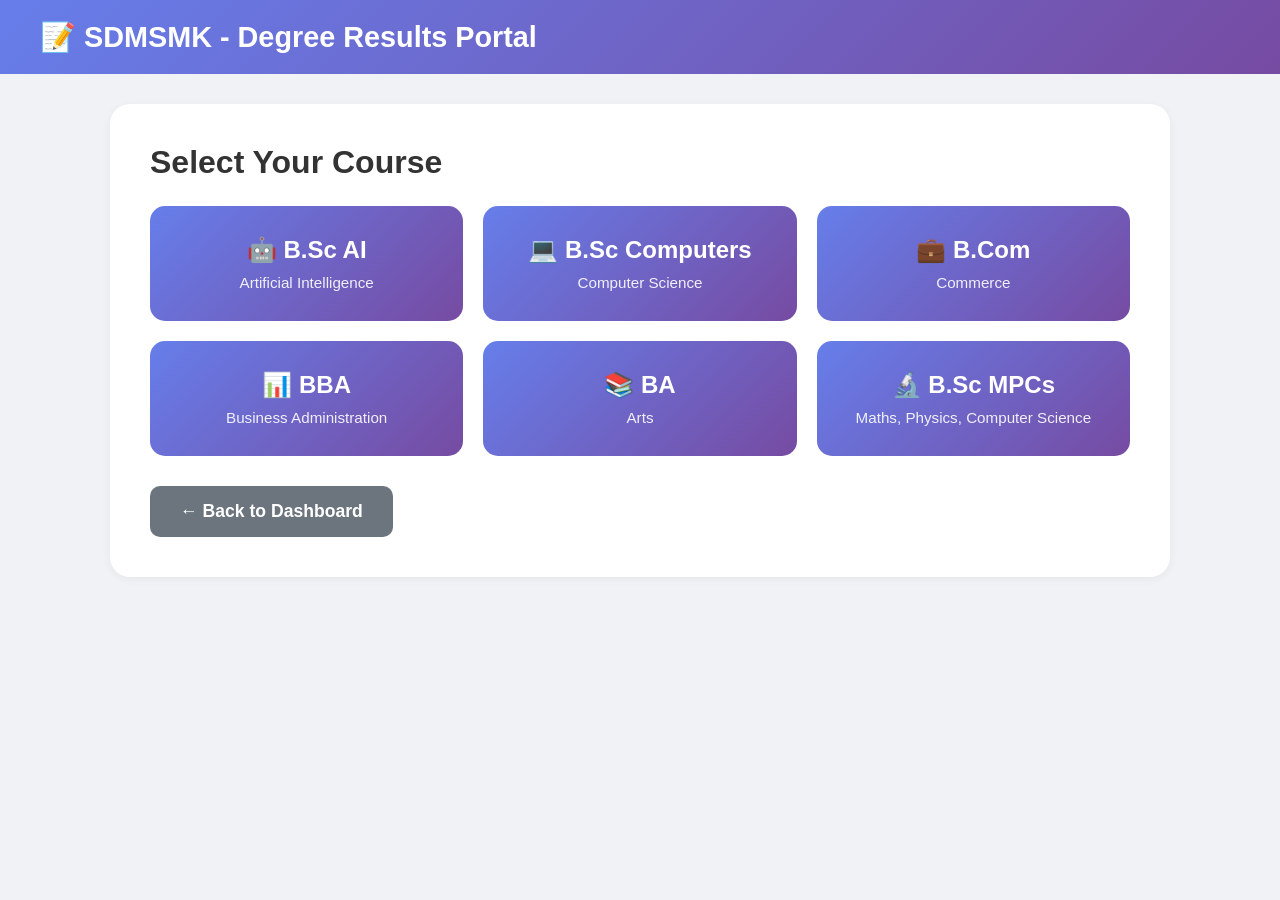
<file: results.html>
<!DOCTYPE html>
<html lang="en">
<head>
  <meta charset="UTF-8">
  <meta name="viewport" content="width=device-width, initial-scale=1.0">
  <title>SDMSMK Results</title>
  <style>
    *{margin:0;padding:0;box-sizing:border-box}
    body{font-family:'Segoe UI',sans-serif;background:#f0f2f5;min-height:100vh}
.navbar{background:linear-gradient(135deg,#667eea 0%,#764ba2 100%);color:white;padding:20px 40px}
.navbar h1{font-size:1.8rem}
.container{max-width:1100px;margin:30px auto;padding:0 20px}
.card{background:white;padding:40px;border-radius:20px;box-shadow:0 2px 10px rgba(0,0,0,0.05)}
.page-title{color:#333;font-size:2rem;margin-bottom:25px}
.course-grid{display:grid;grid-template-columns:repeat(auto-fit,minmax(250px,1fr));gap:20px;margin-bottom:30px}
.course-card{background:linear-gradient(135deg,#667eea,#764ba2);color:white;padding:30px;border-radius:15px;cursor:pointer;text-align:center;transition:0.3s}
.course-card:hover{transform:translateY(-5px);box-shadow:0 10px 25px rgba(102,126,234,0.3)}
.course-card h3{font-size:1.5rem;margin-bottom:10px}
.course-card p{opacity:0.9;font-size:0.95rem}
.sem-table{width:100%;border-collapse:collapse;margin-bottom:20px}
.sem-table th{background:#333;color:white;padding:15px;text-align:left;font-weight:600}
.sem-table td{padding:18px 15px;border-bottom:1px solid #eee}
.sem-table tr:hover{background:#f8f9fa}
.click-btn{background:#667eea;color:white;border:none;padding:8px 20px;border-radius:6px;font-weight:600;cursor:pointer}
.click-btn:hover{background:#5568d3}
.modal{display:none;position:fixed;top:0;left:0;width:100%;height:100%;background:rgba(0,0,0,0.6);z-index:1000;align-items:center;justify-content:center}
.modal-content{background:white;padding:40px;border-radius:20px;max-width:500px;width:90%}
.modal-content h3{color:#667eea;margin-bottom:20px;font-size:1.5rem;text-align:center}
.modal-content input{width:100%;padding:15px;border:2px solid #667eea;border-radius:10px;font-size:1.1rem;text-align:center;text-transform:uppercase;margin-bottom:20px}
.modal-btns{display:flex;gap:10px}
.modal-btns button{flex:1;padding:12px;border:none;border-radius:8px;font-weight:600;cursor:pointer}
.submit-btn{background:#667eea;color:white}
.cancel-btn{background:#6c757d;color:white}
    #resultSection,#semListSection{display:none}
.student-info{background:linear-gradient(135deg,#667eea 0%,#764ba2 100%);color:white;padding:20px;border-radius:12px;margin-bottom:25px}
.student-info h3{font-size:1.5rem;margin-bottom:10px}
.student-info p{font-size:1rem;opacity:0.9}
.result-header{color:#667eea;margin-bottom:20px;font-size:1.8rem;display:flex;justify-content:space-between;align-items:center;flex-wrap:wrap;gap:15px}
.edit-btn{background:linear-gradient(135deg,#667eea,#764ba2);color:white;border:none;padding:10px 20px;border-radius:8px;font-size:1rem;font-weight:600;cursor:pointer}
    table{width:100%;border-collapse:collapse;margin-bottom:20px}
    th,td{padding:15px;text-align:left;border-bottom:1px solid #eee}
    th{background:#f8f9fa;color:#667eea;font-weight:700}
    td input{width:100%;padding:8px;border:2px solid #667eea;border-radius:6px;font-size:1rem;text-align:center;display:none}
.total-row{background:#f0f2f5;font-weight:700;font-size:1.1rem}
.total-row td{color:#667eea}
.btn-group{display:flex;gap:15px;margin-top:30px;flex-wrap:wrap}
.back-btn,.save-btn,.new-search-btn{flex:1;min-width:200px;padding:15px 30px;border-radius:10px;font-size:1.1rem;font-weight:600;cursor:pointer;border:none}
.back-btn{background:#6c757d;color:white}
.save-btn{background:linear-gradient(135deg,#56ab2f,#a8e063);color:white;display:none}
.new-search-btn{background:linear-gradient(135deg,#667eea,#764ba2);color:white}
.success-msg,.error-msg{padding:15px;border-radius:10px;text-align:center;margin-bottom:20px;display:none;font-weight:600}
.success-msg{background:#d4edda;color:#155724}
.error-msg{background:#f8d7da;color:#721c24}
.grade-a{color:#28a745;font-weight:700}
.grade-b{color:#17a2b8;font-weight:700}
.grade-c{color:#ffc107;font-weight:700}
.year-badge{background:#667eea;color:white;padding:5px 12px;border-radius:20px;font-size:0.85rem;margin-left:10px}
.breadcrumb{color:#667eea;margin-bottom:20px;font-weight:600}
.breadcrumb span{cursor:pointer}
.breadcrumb span:hover{text-decoration:underline}
  </style>
</head>
<body>
  <div class="navbar"><h1>📝 SDMSMK - Degree Results Portal</h1></div>
  <div class="container">
    <div class="card">
      
      <div id="courseSection">
        <h2 class="page-title">Select Your Course</h2>
        <div class="course-grid">
          <div class="course-card" onclick="selectCourse('BSc-AI')">
            <h3>🤖 B.Sc AI</h3>
            <p>Artificial Intelligence</p>
          </div>
          <div class="course-card" onclick="selectCourse('BSc-Computers')">
            <h3>💻 B.Sc Computers</h3>
            <p>Computer Science</p>
          </div>
          <div class="course-card" onclick="selectCourse('BCom')">
            <h3>💼 B.Com</h3>
            <p>Commerce</p>
          </div>
          <div class="course-card" onclick="selectCourse('BBA')">
            <h3>📊 BBA</h3>
            <p>Business Administration</p>
          </div>
          <div class="course-card" onclick="selectCourse('BA')">
            <h3>📚 BA</h3>
            <p>Arts</p>
          </div>
          <div class="course-card" onclick="selectCourse('BSc-MPCs')">
            <h3>🔬 B.Sc MPCs</h3>
            <p>Maths, Physics, Computer Science</p>
          </div>
        </div>
        <button class="back-btn" onclick="location.href='dashboard.html'">← Back to Dashboard</button>
      </div>
      
      <div id="semListSection">
        <div class="breadcrumb">
          <span onclick="backToCourse()">Courses</span> > <span id="courseName"></span>
        </div>
        <h2 class="page-title">Select Semester</h2>
        <table class="sem-table">
          <thead>
            <tr>
              <th>Description</th>
              <th>Download</th>
            </tr>
          </thead>
          <tbody id="semTableBody"></tbody>
        </table>
        <button class="back-btn" onclick="backToCourse()">← Back to Courses</button>
      </div>
      
      <div id="resultSection">
        <div class="success-msg" id="successMsg">✅ Results Updated Successfully!</div>
        <div class="error-msg" id="errorMsg">❌ Roll Number Not Found!</div>
        
        <div class="student-info">
          <h3 id="studentNameDisplay">Student Name</h3>
          <p>Roll No: <strong id="rollDisplay">-</strong> | Course: <strong id="courseDisplay">-</strong> | Batch: <strong id="batchDisplay">2024-25</strong> | Sem: <strong id="semDisplay">-</strong></p>
        </div>
        
        <h2 class="result-header">
          <span id="semTitle">Semester Results</span>
          <button class="edit-btn" onclick="toggleEdit()" id="editBtn">✏️ Edit Marks</button>
        </h2>
        
        <table>
          <thead>
            <tr>
              <th>Subject</th>
              <th>Marks</th>
              <th>Grade</th>
            </tr>
          </thead>
          <tbody id="resultsBody"></tbody>
          <tfoot>
            <tr class="total-row">
              <td>Total / Percentage</td>
              <td id="totalMarks">-</td>
              <td id="totalGrade">-</td>
            </tr>
          </tfoot>
        </table>
        
        <div class="btn-group">
          <button class="back-btn" onclick="location.href='dashboard.html'">← Dashboard</button>
          <button class="new-search-btn" onclick="newSearch()">🔍 New Search</button>
          <button class="save-btn" onclick="saveResults()" id="saveBtn">💾 Save Results</button>
        </div>
      </div>
      
    </div>
  </div>

  <div class="modal" id="rollModal">
    <div class="modal-content">
      <h3 id="modalTitle">Enter Roll Number</h3>
      <input type="text" id="rollInput" placeholder="Ex: 244657S" maxlength="10">
      <div class="modal-btns">
        <button class="cancel-btn" onclick="closeRollModal()">Cancel</button>
        <button class="submit-btn" onclick="submitRoll()">Get Results</button>
      </div>
    </div>
  </div>

<script>
let isEditing=false,currentRoll='',currentCourse='',currentBatch='2024-25',currentSem='';
let courseSubjects={'BSc-AI':{'Sem-1':['Python Programming','Mathematics for AI','Statistics & Probability','Fundamentals of AI','English','Second Language'],'Sem-2':['OOP with Java','Data Structures','DBMS','ML Basics','Communication Skills','Environmental Studies'],'Sem-3':['Machine Learning','Data Mining','Computer Networks','Web Technologies','Skill Enhancement','Open Elective'],'Sem-4':['Deep Learning','NLP','Cloud Computing','Software Engineering','Quantitative Aptitude','Project-I'],'Sem-5':['Advanced DL','Computer Vision','Big Data Analytics','AI Ethics','Internship','Major Elective'],'Sem-6':['Reinforcement Learning','Generative AI','IoT & AI','Research Methodology','Project-II','Viva']},'BSc-Computers':{'Sem-1':['C Programming','Mathematics-I','Physics-I','Digital Logic','English','Second Language'],'Sem-2':['C++ Programming','Mathematics-II','Physics-II','Data Structures','Communication Skills','EVS'],'Sem-3':['Java Programming','Operating Systems','DBMS','Computer Networks','Skill Course','Elective'],'Sem-4':['Python','Web Technologies','Software Engineering','Computer Graphics','Quantitative Aptitude','Project-I'],'Sem-5':['Advanced Java','Cloud Computing','Cyber Security','Mobile Computing','Internship','Major Elective'],'Sem-6':['AI & ML','Data Science','IoT','Project-II','Research Methods','Viva']},'BCom':{'Sem-1':['Financial Accounting-I','Business Organization','Business Economics-I','Business Mathematics','English','Second Language'],'Sem-2':['Financial Accounting-II','Business Law','Business Economics-II','Business Statistics','Communication Skills','EVS'],'Sem-3':['Corporate Accounting','Income Tax','Banking Theory','Cost Accounting','Skill Course','Elective'],'Sem-4':['Advanced Accounting','GST','Auditing','Management Accounting','Quantitative Aptitude','Project-I'],'Sem-5':['Financial Management','Marketing Management','HRM','E-Commerce','Internship','Major Elective'],'Sem-6':['Business Analytics','International Business','Entrepreneurship','Project-II','Research Methods','Viva']},'BBA':{'Sem-1':['Principles of Management','Business Economics','Accounting-I','Business Mathematics','English','Second Language'],'Sem-2':['Organizational Behavior','Marketing Management','Accounting-II','Business Statistics','Communication Skills','EVS'],'Sem-3':['Financial Management','HRM','Production Management','Business Law','Skill Course','Elective'],'Sem-4':['Strategic Management','Operations Research','International Business','E-Business','Quantitative Aptitude','Project-I'],'Sem-5':['Business Analytics','Digital Marketing','Supply Chain Management','Entrepreneurship','Internship','Major Elective'],'Sem-6':['Corporate Governance','Project Management','Business Ethics','Project-II','Research Methods','Viva']},'BA':{'Sem-1':['English-I','Second Language-I','History-I','Economics-I','Political Science-I','EVS'],'Sem-2':['English-II','Second Language-II','History-II','Economics-II','Political Science-II','Communication Skills'],'Sem-3':['English-III','History-III','Economics-III','Political Science-III','Skill Course','Elective'],'Sem-4':['English-IV','History-IV','Economics-IV','Political Science-IV','Quantitative Aptitude','Project-I'],'Sem-5':['Public Administration','Sociology','Psychology','Journalism','Internship','Major Elective'],'Sem-6':['Research Methodology','Indian Constitution','Project-II','Dissertation','Soft Skills','Viva']},'BSc-MPCs':{'Sem-1':['Mathematics-I','Physics-I','Chemistry-I','Computer Science-I','English','Second Language'],'Sem-2':['Mathematics-II','Physics-II','Chemistry-II','Computer Science-II','Communication Skills','EVS'],'Sem-3':['Mathematics-III','Physics-III','Chemistry-III','Programming in C','Skill Course','Elective'],'Sem-4':['Mathematics-IV','Physics-IV','Chemistry-IV','Data Structures','Quantitative Aptitude','Project-I'],'Sem-5':['Numerical Methods','Electronics','Organic Chemistry','DBMS','Internship','Major Elective'],'Sem-6':['Operations Research','Quantum Physics','Analytical Chemistry','Project-II','Research Methods','Viva']}};
let resultsDB={'2024-25':{'BSc-AI':{'Sem-1':{'244657S':{name:'Mangaveni',marks:[88,75,82,90,79,85]}},'Sem-2':{'244657S':{name:'Mangaveni',marks:[85,80,78,88,82,76]}},'Sem-3':{'244657S':{name:'Mangaveni',marks:[0,0,0,0]}},'Sem-4':{'244657S':{name:'Mangaveni',marks:[0,0,0,0,0,0]}},'Sem-5':{'244657S':{name:'Mangaveni',marks:[0,0,0,0]}},'Sem-6':{'244657S':{name:'Mangaveni',marks:[0,0,0,0]}}}}};
function selectCourse(course){currentCourse=course;document.getElementById('courseSection').style.display='none';document.getElementById('semListSection').style.display='block';document.getElementById('courseName').innerText=course.replace('-',' ');loadSemList()}
function loadSemList(){let tbody=document.getElementById('semTableBody');tbody.innerHTML='';let years=['1st Year','1st Year','2nd Year','2nd Year','3rd Year','3rd Year'];for(let i=1;i<=6;i++){tbody.innerHTML+=`<tr><td>${currentBatch} Batch Semester-${i} End Examinations Results <span class="year-badge">${years[i-1]}</span></td><td><button class="click-btn" onclick="openRollModal('${currentBatch}','Sem-${i}')">Click Here</button></td></tr>`}}
function backToCourse(){document.getElementById('semListSection').style.display='none';document.getElementById('courseSection').style.display='block';currentCourse=''}
function openRollModal(batch,sem){currentBatch=batch;currentSem=sem;document.getElementById('modalTitle').innerText=`${currentCourse.replace('-',' ')} - ${sem} Results`;document.getElementById('rollModal').style.display='flex';document.getElementById('rollInput').value='';document.getElementById('rollInput').focus()}
function closeRollModal(){document.getElementById('rollModal').style.display='none'}
function submitRoll(){let roll=document.getElementById('rollInput').value.trim().toUpperCase();if(!roll){alert('Please enter Roll Number!');return}
if(resultsDB[currentBatch]&&resultsDB[currentBatch][currentCourse]&&resultsDB[currentBatch][currentCourse][currentSem]&&resultsDB[currentBatch][currentCourse][currentSem]){currentRoll=roll;closeRollModal();displayResult()}else{alert('❌ Roll Number Not Found in this Course/Semester!')}}
function displayResult(){let student=resultsDB[currentBatch][currentCourse][currentSem][currentRoll];let subjects=courseSubjects[currentCourse][currentSem];document.getElementById('semListSection').style.display='none';document.getElementById('resultSection').style.display='block';document.getElementById('studentNameDisplay').innerText=student.name;document.getElementById('rollDisplay').innerText=currentRoll;document.getElementById('courseDisplay').innerText=currentCourse.replace('-',' ');document.getElementById('batchDisplay').innerText=currentBatch;document.getElementById('semDisplay').innerText=currentSem;document.getElementById('semTitle').innerText=`${currentSem} Results`;loadResults(student.marks,subjects)}
function loadResults(marks,subjects){let tbody=document.getElementById('resultsBody');tbody.innerHTML='';let total=0;subjects.forEach((sub,i)=>{let mark=marks[i]||0;total+=parseInt(mark);let grade=getGrade(parseInt(mark));tbody.innerHTML+=`<tr><td>${sub}</td><td><span id="m${i}">${mark}</span><input type="number" id="e${i}" min="0" max="100" value="${mark}"></td><td id="g${i}" class="${grade.class}">${grade.text}</td></tr>`});let percent=(total/(subjects.length*100)*100).toFixed(2);document.getElementById('totalMarks').innerText=`${total}/${subjects.length*100} (${percent}%)`;document.getElementById('totalGrade').innerText=getGrade(percent).text;document.getElementById('totalGrade').className=getGrade(percent).class}
function getGrade(marks){if(marks>=90)return{text:'A+',class:'grade-a'};if(marks>=80)return{text:'A',class:'grade-a'};if(marks>=70)return{text:'B+',class:'grade-b'};if(marks>=60)return{text:'B',class:'grade-b'};if(marks>=50)return{text:'C',class:'grade-c'};return{text:'F',class:'grade-c'}}
function toggleEdit(){isEditing=!isEditing;let subjects=courseSubjects[currentCourse][currentSem];if(isEditing){document.getElementById('editBtn').innerText='❌ Cancel';document.getElementById('saveBtn').style.display='block';subjects.forEach((sub,i)=>{document.getElementById('m'+i).style.display='none';document.getElementById('e'+i).style.display='block'})}else{document.getElementById('editBtn').innerText='✏️ Edit Marks';document.getElementById('saveBtn').style.display='none';subjects.forEach((sub,i)=>{document.getElementById('m'+i).style.display='block';document.getElementById('e'+i).style.display='none'})}}
function saveResults(){let subjects=courseSubjects[currentCourse][currentSem];let newMarks=[];subjects.forEach((sub,i)=>{let marks=document.getElementById('e'+i).value;newMarks.push(parseInt(marks))});resultsDB[currentBatch][currentCourse][currentSem][currentRoll].marks=newMarks;loadResults(newMarks,subjects);toggleEdit();let msg=document.getElementById('successMsg');msg.style.display='block';setTimeout(()=>{msg.style.display='none'},3000)}
function newSearch(){document.getElementById('resultSection').style.display='none';document.getElementById('semListSection').style.display='block';currentRoll='';currentSem=''}
document.getElementById('rollInput').addEventListener('keypress',function(e){if(e.key==='Enter')submitRoll()});
</script>
</body>
  </html>
</file>
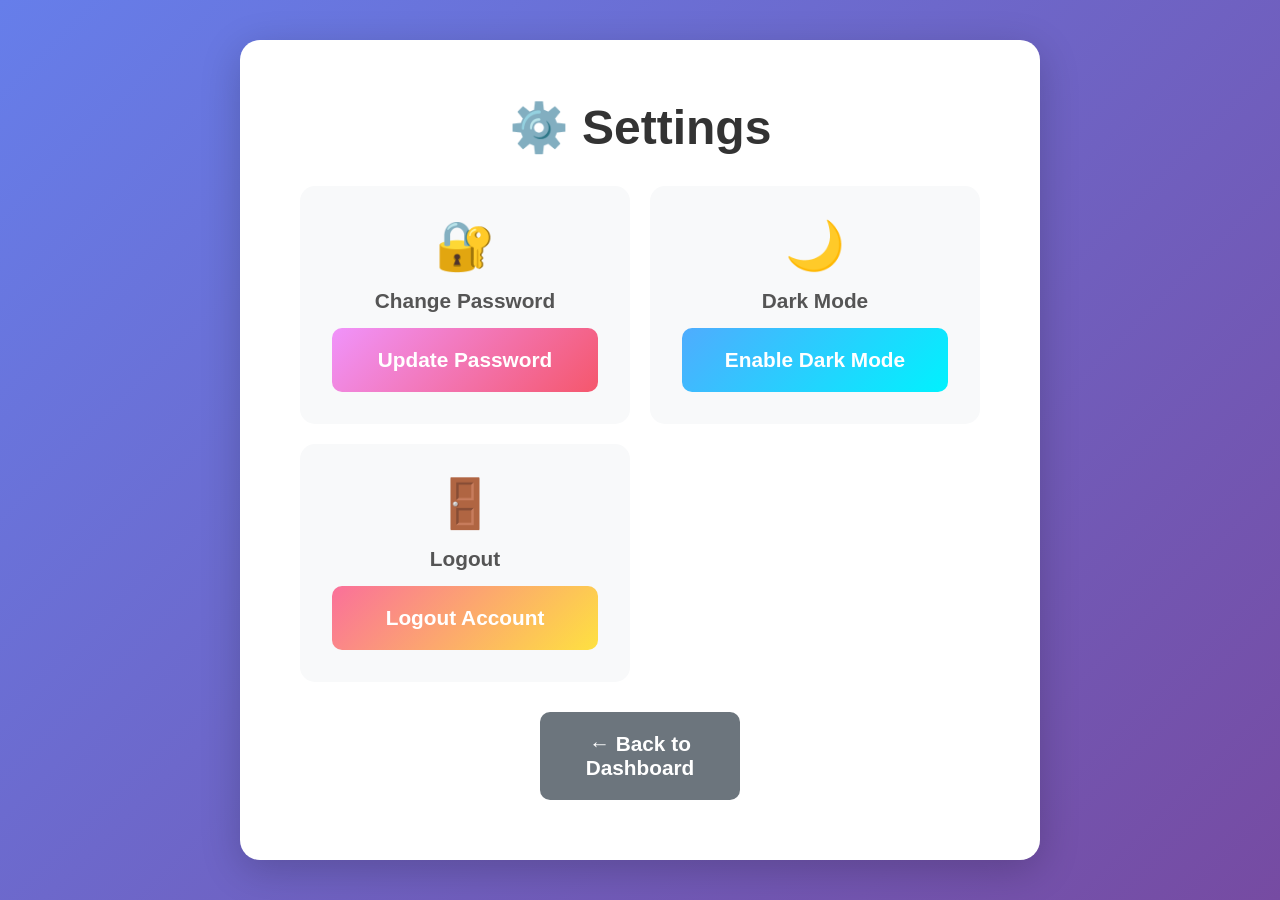
<file: settings.html>
<!DOCTYPE html>
<html lang="en">
<head>
  <meta charset="UTF-8">
  <meta name="viewport" content="width=device-width, initial-scale=1.0">
  <title>SDMSMK - Settings</title>
  <style>
    * { margin: 0; padding: 0; box-sizing: border-box; }
    
    body {
      font-family: 'Segoe UI', Arial, sans-serif;
      background: linear-gradient(135deg, #667eea 0%, #764ba2 100%);
      min-height: 100vh;
      padding: 20px;
      display: flex;
      align-items: center;
      justify-content: center;
    }
    
    .container {
      background: white;
      border-radius: 20px;
      padding: 40px;
      box-shadow: 0 10px 40px rgba(0,0,0,0.2);
      max-width: 800px;
      width: 100%;
    }
    
    h1 {
      color: #333;
      margin-bottom: 30px;
      font-size: 2.5rem;
      text-align: center;
    }
    
    .settings-grid {
      display: grid;
      grid-template-columns: repeat(auto-fit, minmax(250px, 1fr));
      gap: 20px;
      margin-top: 30px;
    }
    
    .setting-card {
      background: #f8f9fa;
      border-radius: 15px;
      padding: 30px;
      text-align: center;
      transition: transform 0.3s, box-shadow 0.3s;
      border: 2px solid transparent;
    }
    
    .setting-card:hover {
      transform: translateY(-5px);
      box-shadow: 0 8px 25px rgba(0,0,0,0.15);
    }
    
    .setting-card h3 {
      color: #555;
      margin-bottom: 15px;
      font-size: 1.3rem;
    }
    
    .icon {
      font-size: 3rem;
      margin-bottom: 15px;
    }
    
    button {
      width: 100%;
      padding: 15px 25px;
      border: none;
      border-radius: 10px;
      font-size: 1.1rem;
      font-weight: 600;
      cursor: pointer;
      transition: all 0.3s;
      color: white;
    }
    
    .btn-password { background: linear-gradient(135deg, #f093fb 0%, #f5576c 100%); }
    .btn-dark { background: linear-gradient(135deg, #4facfe 0%, #00f2fe 100%); }
    .btn-logout { background: linear-gradient(135deg, #fa709a 0%, #fee140 100%); }
    
    button:hover {
      transform: scale(1.05);
      box-shadow: 0 5px 15px rgba(0,0,0,0.3);
    }
    
    button:active {
      transform: scale(0.98);
    }
    
    /* Dark Mode CSS */
    body.dark { background: linear-gradient(135deg, #1e1e1e 0%, #2d2d2d 100%); }
    body.dark .container { background: #2d2d2d; color: white; }
    body.dark .setting-card { background: #3a3a3a; }
    body.dark h1, body.dark h3 { color: white; }
    
    /* Big Screen Responsive */
    @media (min-width: 1200px) {
      .container { padding: 60px; }
      h1 { font-size: 3rem; }
      button { padding: 20px 30px; font-size: 1.3rem; }
    }
    
    /* Mobile Responsive */
    @media (max-width: 600px) {
      .container { padding: 20px; }
      h1 { font-size: 2rem; }
      .settings-grid { grid-template-columns: 1fr; }
    }
    
    .back-btn {
      background: #6c757d;
      margin-top: 30px;
      max-width: 200px;
      margin-left: auto;
      margin-right: auto;
      display: block;
    }
  </style>
</head>
<body>
  <div class="container">
    <h1>⚙️ Settings</h1>
    
    <div class="settings-grid">
      <div class="setting-card">
        <div class="icon">🔐</div>
        <h3>Change Password</h3>
        <button class="btn-password" onclick="changePassword()">Update Password</button>
      </div>
      
      <div class="setting-card">
        <div class="icon">🌙</div>
        <h3>Dark Mode</h3>
        <button class="btn-dark" onclick="toggleDarkMode()" id="darkBtn">Enable Dark Mode</button>
      </div>
      
      <div class="setting-card">
        <div class="icon">🚪</div>
        <h3>Logout</h3>
        <button class="btn-logout" onclick="confirmLogout()">Logout Account</button>
      </div>
    </div>
    
    <button class="back-btn" onclick="goBack()">← Back to Dashboard</button>
  </div>

  <script>
    // 1. Change Password Function
    function changePassword() {
      let oldPass = prompt("Enter Old Password:");
      if(oldPass) {
        let newPass = prompt("Enter New Password:");
        if(newPass && newPass.length >= 6) {
          alert("✅ Password changed successfully! \nFuture: Backend ki connect cheyali");
        } else {
          alert("❌ Password must be 6+ characters");
        }
      }
    }
    
    // 2. Dark Mode Toggle - Full Working
    function toggleDarkMode() {
      document.body.classList.toggle('dark');
      let isDark = document.body.classList.contains('dark');
      localStorage.setItem('darkMode', isDark);
      document.getElementById('darkBtn').innerText = isDark ? 'Disable Dark Mode' : 'Enable Dark Mode';
    }
    
    // Page load ayyaka dark mode check cheyi
    window.onload = () => {
      if(localStorage.getItem('darkMode') === 'true') {
        document.body.classList.add('dark');
        document.getElementById('darkBtn').innerText = 'Disable Dark Mode';
      }
    }
    
    // 3. Logout Confirmation
    function confirmLogout() {
      if(confirm("Are you sure you want to logout, Mangaveni?")) {
        localStorage.clear();
        alert("Logged out successfully!");
        window.location.href = "login.html"; // Nee login page name
      }
    }
    
    // 4. Back Button
    function goBack() {
      window.location.href = "dashboard.html"; // Dashboard page ki vellali
    }
  </script>
</body>
</html>
</file>
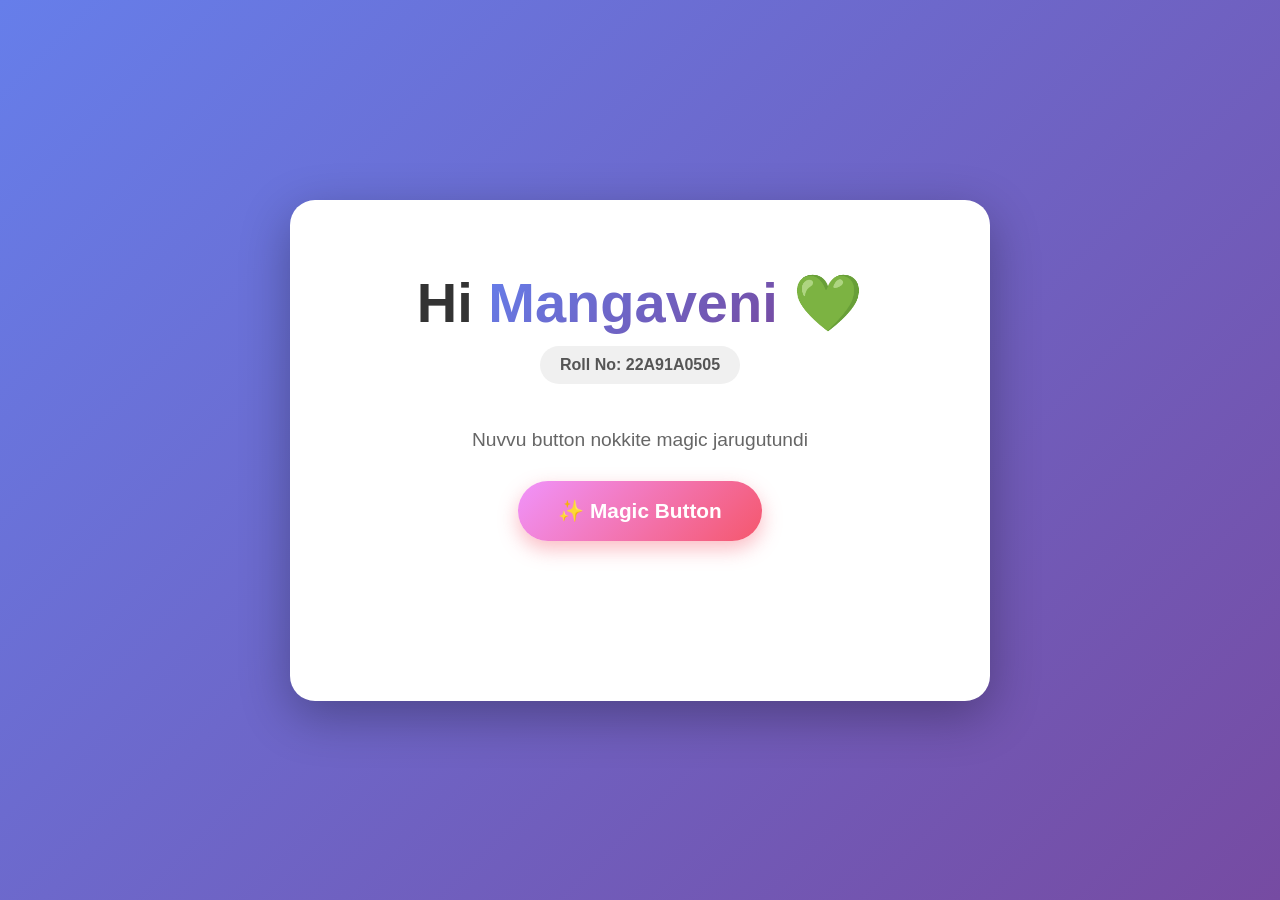
<file: welcome.html>
<!DOCTYPE html>
<html lang="en">
<head>
  <meta charset="UTF-8">
  <meta name="viewport" content="width=device-width, initial-scale=1.0">
  <title>Welcome - SDMSMK</title>
  <style>
    * { margin: 0; padding: 0; box-sizing: border-box; }
    body {
      font-family: 'Segoe UI', sans-serif;
      background: linear-gradient(135deg, #667eea 0%, #764ba2 100%);
      min-height: 100vh; display: flex; align-items: center; justify-content: center; padding: 20px;
    }
   .card {
      background: white; border-radius: 25px; padding: 50px 40px;
      box-shadow: 0 15px 50px rgba(0,0,0,0.3); text-align: center; max-width: 500px; width: 100%;
    }
    #title { font-size: 2.8rem; color: #333; margin-bottom: 10px; }
   .name {
      background: linear-gradient(135deg, #667eea, #764ba2);
      -webkit-background-clip: text; -webkit-text-fill-color: transparent; font-weight: 700;
    }
    #subtitle { color: #666; font-size: 1.2rem; margin: 20px 0 30px; }
    #rollNo {
      background: #f0f0f0; padding: 10px 20px; border-radius: 20px;
      display: inline-block; margin-bottom: 25px; color: #555; font-weight: 600;
    }
   .magic-btn {
      background: linear-gradient(135deg, #f093fb 0%, #f5576c 100%); color: white; border: none;
      padding: 18px 40px; font-size: 1.3rem; border-radius: 50px; cursor: pointer; font-weight: 700;
      box-shadow: 0 8px 20px rgba(245, 87, 108, 0.4); transition: all 0.3s;
    }
   .magic-btn:hover { transform: translateY(-3px) scale(1.05); }
   .magic-btn:disabled { opacity: 0.6; cursor: not-allowed; }
    #hearts { font-size: 2.5rem; margin-top: 25px; min-height: 50px; }
    #timer { color: #764ba2; font-weight: 600; margin-top: 15px; font-size: 1.1rem; }
    @media (min-width: 1024px) {
     .card { padding: 70px 60px; max-width: 700px; }
      #title { font-size: 3.5rem; }
    }
  </style>
</head>
<body>
  <div class="card">
    <h1 id="title">Hi <span class="name">Mangaveni</span> 💚</h1>
    <p id="rollNo">Roll No: 22A91A0505</p>
    <p id="subtitle">Nuvvu button nokkite magic jarugutundi</p>
    <button class="magic-btn" onclick="doMagic()" id="magicBtn">✨ Magic Button</button>
    <div id="hearts"></div>
    <p id="timer"></p>
  </div>
  <script>
    window.onload = () => {
      let studentName = localStorage.getItem('studentName') || 'Mangaveni';
      let roll = localStorage.getItem('studentRoll') || '22A91A0505';
      document.querySelector('.name').innerText = studentName.split(' ')[0];
      document.getElementById('rollNo').innerText = 'Roll No: ' + roll;
    }
    function doMagic() {
      let btn = document.getElementById('magicBtn');
      btn.disabled = true; btn.innerText = 'Loading... ⏳';
      let hearts = ['❤️', '💚', '💙', '💜', '💛'];
      let i = 0;
      let heartInterval = setInterval(() => {
        document.getElementById('hearts').innerHTML = hearts[i % 5].repeat(3); i++;
      }, 200);
      let count = 2;
      let timer = setInterval(() => {
        document.getElementById('timer').innerText = `Redirecting to Dashboard in ${count}s...`;
        count--;
        if(count < 0) {
          clearInterval(timer); clearInterval(heartInterval);
          window.location.href = 'dashboard.html';
        }
      }, 1000);
    }
  </script>
</body>
</html>
</file>
